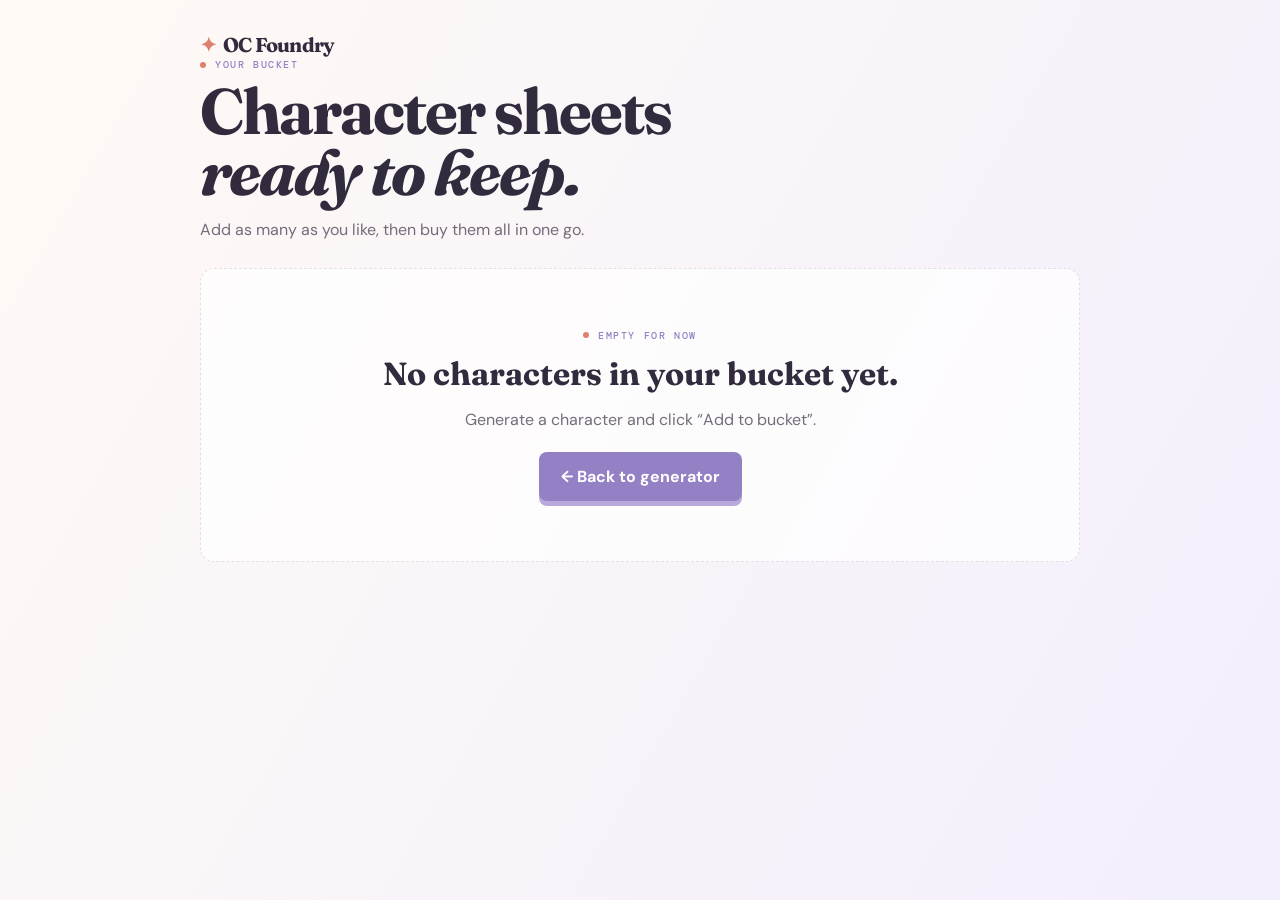
<file: bucket.html>
<!doctype html>
<html lang="en">
  <head>
    <meta charset="UTF-8" />
    <meta name="viewport" content="width=device-width, initial-scale=1.0" />
    <title>Your bucket — OC Foundry</title>
    <link rel="preconnect" href="https://fonts.googleapis.com" />
    <link rel="preconnect" href="https://fonts.gstatic.com" crossorigin />
    <link href="https://fonts.googleapis.com/css2?family=DM+Mono:wght@400;500&family=DM+Sans:opsz,wght@9..40,400;9..40,500;9..40,600;9..40,700&family=Fraunces:opsz,wght@9..144,600;9..144,700&display=swap" rel="stylesheet" />
    <link rel="stylesheet" href="styles.css?v=20" />
  </head>
  <body class="bucket-page">
    <main class="bucket-wrap">
      <a class="brand" href="index.html"><span class="brand-mark">✦</span> OC Foundry</a>

      <header class="bucket-header">
        <p class="eyebrow" style="justify-content:flex-start;"><span></span> Your bucket</p>
        <h1>Character sheets<br /><em>ready to keep.</em></h1>
        <p class="bucket-sub">Add as many as you like, then buy them all in one go.</p>
      </header>

      <section id="bucket-empty" class="bucket-empty" style="display:none;">
        <p class="eyebrow" style="justify-content:center;"><span></span> Empty for now</p>
        <h2 style="font:700 32px Fraunces,serif; margin:12px 0;">No characters in your bucket yet.</h2>
        <p style="color:var(--muted); margin-bottom:22px;">Generate a character and click “Add to bucket”.</p>
        <a class="pay-button" href="index.html" style="display:inline-block; width:auto; padding:14px 22px; text-decoration:none;">← Back to generator</a>
      </section>

      <section id="bucket-content" style="display:none;">
        <div class="bucket-list" id="bucket-list"></div>

        <div class="bucket-summary">
          <div>
            <div style="color:var(--muted); font-size:13px;">Total</div>
            <div class="total" id="bucket-total">₹0</div>
            <div style="color:var(--muted); font-size:12px;" id="bucket-count-label">0 sheets</div>
          </div>
          <button class="pay-button" id="bucket-checkout" type="button" style="width:auto; padding:14px 22px;">
            Buy all sheets →
          </button>
        </div>
      </section>
    </main>

    <script src="https://checkout.razorpay.com/v1/checkout.js"></script>
    <script src="bucket.js"></script>
  </body>
</html>
</file>
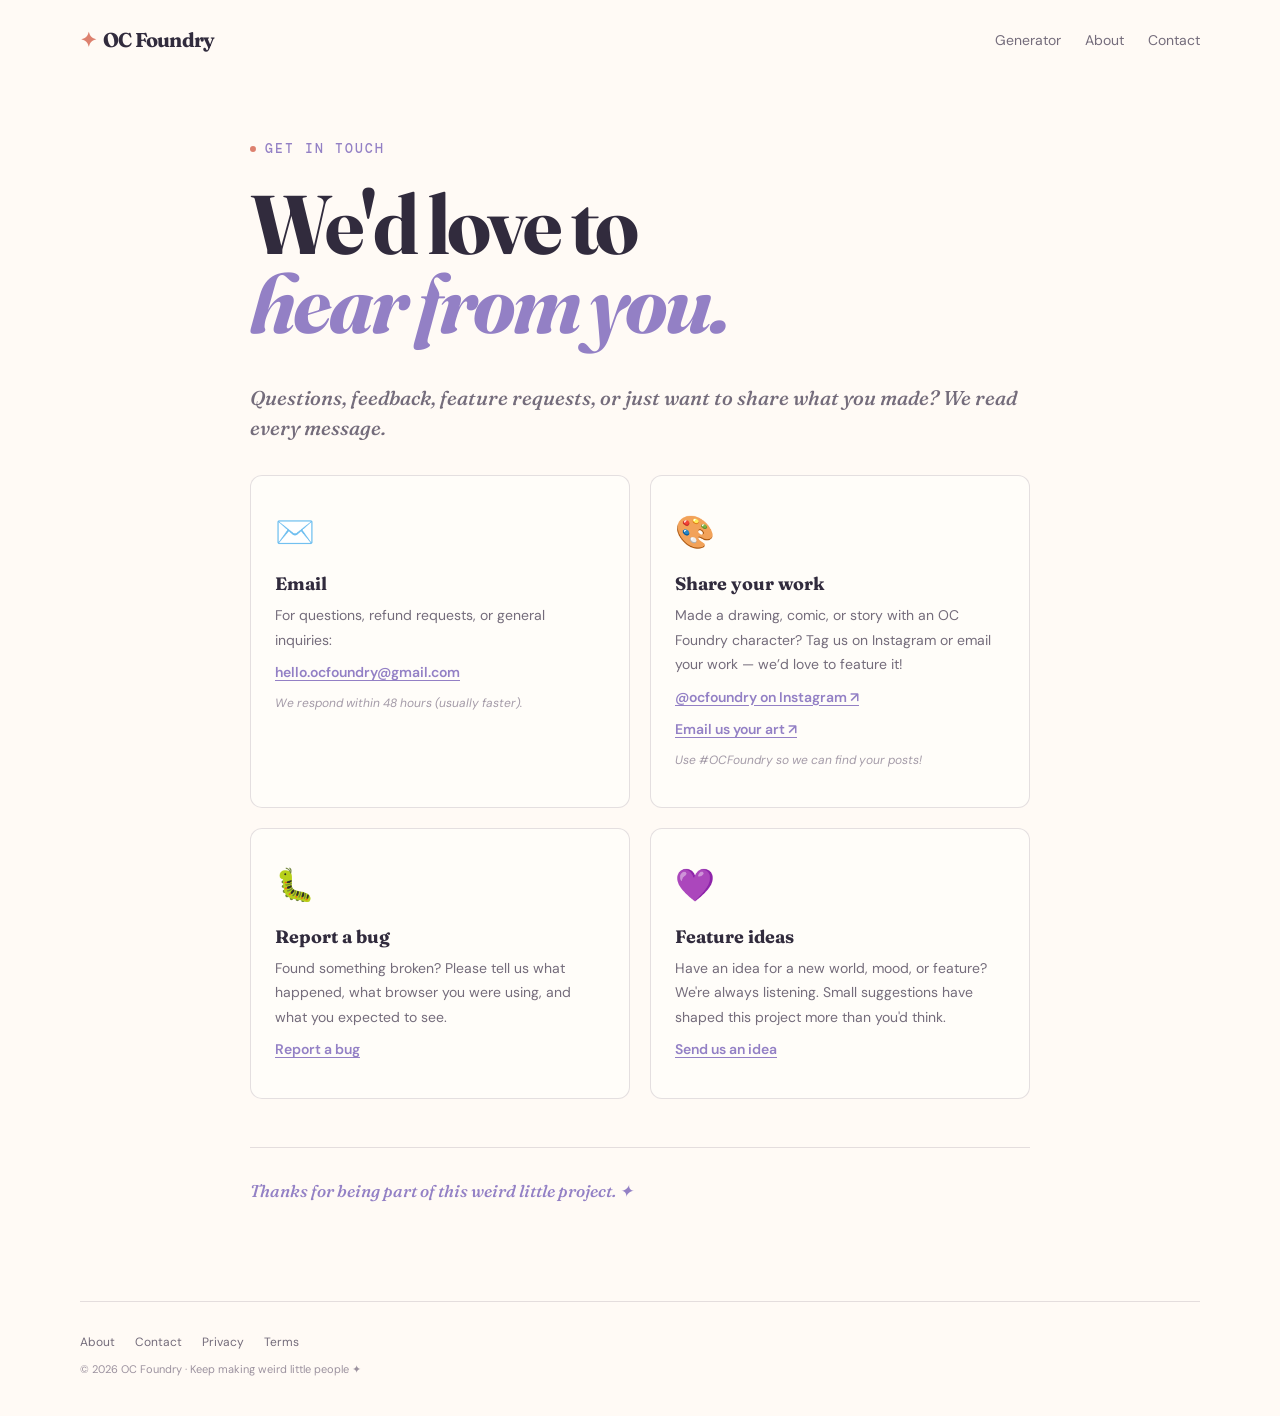
<file: contact.html>
<!doctype html>
<html lang="en">
  <head>
    <meta charset="UTF-8" />
    <meta name="viewport" content="width=device-width, initial-scale=1.0" />
    <meta name="description" content="Contact OC Foundry" />
    <title>Contact OC Foundry - Get In Touch</title>
    <link rel="preconnect" href="https://fonts.googleapis.com" />
    <link rel="preconnect" href="https://fonts.gstatic.com" crossorigin />
    <link href="https://fonts.googleapis.com/css2?family=DM+Mono:wght@400;500&family=DM+Sans:opsz,wght@9..40,400;9..40,500;9..40,600;9..40,700&family=Fraunces:opsz,wght@9..144,600;9..144,700&display=swap" rel="stylesheet" />
    <link rel="stylesheet" href="styles.css?v=10" />
  </head>
  <body>
    <main>
      <nav class="nav wrap" aria-label="Main navigation">
        <a class="brand" href="index.html" aria-label="OC Foundry home"><span class="brand-mark">✦</span> OC Foundry</a>
        <div class="nav-links">
          <a class="nav-link" href="index.html">Generator</a>
          <a class="nav-link" href="about.html">About</a>
          <a class="nav-link" href="contact.html">Contact</a>
        </div>
      </nav>

      <section class="content-page wrap">
        <p class="eyebrow"><span></span> Get in touch</p>
        <h1>We'd love to<br /><em>hear from you.</em></h1>

        <div class="content-body">
          <p class="lead">Questions, feedback, feature requests, or just want to share what you made? We read every message.</p>

          <div class="contact-methods">
            <div class="contact-card">
              <span class="contact-icon">✉️</span>
              <h3>Email</h3>
              <p>For questions, refund requests, or general inquiries:</p>
              <p><a href="mailto:
hello.ocfoundry@gmail.com" class="contact-link">
hello.ocfoundry@gmail.com</a></p>
              <p class="contact-note">We respond within 48 hours (usually faster).</p>
            </div>

            <div class="contact-card">
  <span class="contact-icon">🎨</span>
  <h3>Share your work</h3>
  <p>Made a drawing, comic, or story with an OC Foundry character? Tag us on Instagram or email your work — we’d love to feature it!</p>
  <p><a href="https://instagram.com/ocfoundry" target="_blank" rel="noopener" class="contact-link">@ocfoundry on Instagram ↗</a></p>
  <p><a href="mailto:hello.ocfoundry@gmail.com?subject=OC%20Foundry%20Art%20Submission" class="contact-link">Email us your art ↗</a></p>
  <p class="contact-note">Use #OCFoundry so we can find your posts!</p>
</div>

            <div class="contact-card">
              <span class="contact-icon">🐛</span>
              <h3>Report a bug</h3>
              <p>Found something broken? Please tell us what happened, what browser you were using, and what you expected to see.</p>
              <p><a href="mailto:
hello.ocfoundry@gmail.com?subject=Bug%20Report" class="contact-link">Report a bug</a></p>
            </div>

            <div class="contact-card">
              <span class="contact-icon">💜</span>
              <h3>Feature ideas</h3>
              <p>Have an idea for a new world, mood, or feature? We're always listening. Small suggestions have shaped this project more than you'd think.</p>
              <p><a href="mailto:
hello.ocfoundry@gmail.com?subject=Feature%20Idea" class="contact-link">Send us an idea</a></p>
            </div>
          </div>

          <p class="closing">Thanks for being part of this weird little project. ✦</p>
        </div>
      </section>

    </main>
    <footer class="footer wrap">
      <div class="footer-links">
        <a href="about.html">About</a>
        <a href="contact.html">Contact</a>
        <a href="privacy.html">Privacy</a>
        <a href="terms.html">Terms</a>
      </div>
      <span>© 2026 OC Foundry · Keep making weird little people ✦</span>
    </footer>
  </body>
</html>
</file>
<file: styles.css>
:root { --ink:#312b3d; --muted:#746c7b; --paper:#fffaf5; --cream:#f9efe6; --lilac:#dcd4f5; --lavender:#9380c5; --peach:#f4c9b5; --coral:#dd806e; --sage:#b9d2bf; --line:rgba(63,48,73,.14); }
* { box-sizing:border-box; } html { scroll-behavior:smooth; } body { margin:0; color:var(--ink); background:var(--paper); font-family:"DM Sans",sans-serif; overflow-x:hidden; } button { font:inherit; } .wrap { width:min(1120px, calc(100% - 48px)); margin-inline:auto; } .page-glow { position:absolute; z-index:-1; border-radius:50%; filter:blur(5px); opacity:.55; } .glow-one { width:460px; height:460px; top:-220px; left:-120px; background:#f1dbdf; }.glow-two { width:540px; height:540px; top:230px; right:-310px; background:#e4ddf7; }
.nav { display:flex; align-items:center; justify-content:space-between; padding:27px 0; } .brand { text-decoration:none; color:var(--ink); font-family:Fraunces,serif; font-size:20px; font-weight:700; letter-spacing:-.7px; } .brand-mark { color:var(--coral); font-family:"DM Sans",sans-serif; margin-right:3px; }.nav-link { color:var(--muted); font-size:14px; text-decoration:none; }.nav-link span { color:var(--coral); padding-left:4px; }
.hero { padding:82px 0 96px; text-align:center; }.eyebrow { display:flex; align-items:center; justify-content:center; gap:9px; margin:0; color:var(--lavender); text-transform:uppercase; letter-spacing:1.6px; font:500 10px "DM Mono",monospace; }.eyebrow span { width:6px; height:6px; background:var(--coral); border-radius:50%; }.hero h1 { margin:17px 0 20px; font:700 clamp(54px,8.5vw,102px)/.93 Fraunces,serif; letter-spacing:-5px; }.hero h1 em { color:var(--lavender); font-style:italic; }.intro { max-width:510px; margin:0 auto; color:var(--muted); font-size:16px; line-height:1.65; }.controls { display:grid; max-width:690px; margin:38px auto 0; gap:19px; text-align:left; }.filter-group { display:flex; align-items:center; gap:17px; }.filter-label { flex:0 0 54px; font:500 10px "DM Mono",monospace; color:var(--muted); text-transform:uppercase; letter-spacing:1px; }.filter-pills { display:flex; flex-wrap:wrap; gap:7px; }.filter {
  border: 1.5px solid rgba(63, 48, 73, 0.18);
  border-radius: 999px;
  padding: 11px 16px;
  background: #ffffff;
  color: var(--ink);
  cursor: pointer;
  font-size: 13px;
  font-weight: 600;
  line-height: 1;
  box-shadow: 0 2px 0 rgba(63, 48, 73, 0.06), 0 4px 12px rgba(104, 87, 142, 0.08);
  transition: transform 0.15s ease, box-shadow 0.15s ease, border-color 0.15s ease, background 0.15s ease;
  -webkit-tap-highlight-color: transparent;
  user-select: none;
}

.filter:hover {
  border-color: var(--lavender);
  transform: translateY(-1px);
  box-shadow: 0 3px 0 rgba(63, 48, 73, 0.08), 0 8px 16px rgba(104, 87, 142, 0.12);
}

.filter:active {
  transform: translateY(1px) scale(0.98);
  box-shadow: 0 1px 0 rgba(63, 48, 73, 0.08);
}

.filter.active {
  background: var(--lavender);
  border-color: var(--lavender);
  color: #fff;
  box-shadow: 0 4px 0 #b7a9dc, 0 10px 18px rgba(104, 87, 142, 0.18);
}.generate-button { justify-self:center; min-width:315px; margin-top:8px; padding:15px 20px; border:0; border-radius:8px; box-shadow:0 8px 0 #b7a9dc, 0 12px 24px rgba(104,87,142,.19); background:var(--lavender); color:#fff; font-weight:700; cursor:pointer; transition:transform .2s,box-shadow .2s; }.generate-button:hover { transform:translateY(-2px); box-shadow:0 10px 0 #b7a9dc, 0 15px 27px rgba(104,87,142,.2); }.generate-button:active { transform:translateY(5px); box-shadow:0 3px 0 #b7a9dc; }.spark { color:#ffe5af; margin-right:7px; }.arrow { margin-left:13px; }.tiny-note { margin:24px 0 0; color:#a49ba8; font-size:12px; }
.sheet-section { padding-bottom:112px; }.section-heading { display:flex; justify-content:space-between; align-items:center; margin-bottom:15px; }.section-heading .eyebrow { justify-content:flex-start; }.hint { color:#aaa1aa; font-size:12px; margin:0; }.character-sheet { position:relative; overflow:hidden; min-height:382px; background:#fffdf9; border:1px solid var(--line); border-radius:16px; box-shadow:0 18px 44px rgba(67,45,76,.08); }.sheet-topline { position:absolute; inset:0 0 auto; z-index:3; display:flex; justify-content:space-between; padding:18px 21px; color:#a59ba6; font:10px "DM Mono",monospace; letter-spacing:1.2px; }.sheet-tag { color:var(--coral); }.empty-state { display:grid; place-content:center; height:382px; text-align:center; color:#968d9b; font:17px/1.5 Fraunces,serif; }.empty-state p { margin:8px 0 0; }.empty-star { color:var(--peach); font-size:33px; }.result-content { display:grid; grid-template-columns:34% 66%; min-height:438px; }.portrait-panel { position:relative; display:flex; flex-direction:column; justify-content:flex-end; padding:52px 30px 28px; overflow:hidden; color:#fff; background:#b9aecf; }.portrait-panel::after { content:""; position:absolute; inset:0; background:linear-gradient(180deg,transparent 42%,rgba(49,43,61,.27)); pointer-events:none; }.portrait-label,.portrait-panel p,.palette { z-index:1; }.portrait-label { position:absolute; top:52px; left:30px; color:rgba(255,255,255,.8); font:10px "DM Mono",monospace; letter-spacing:1.2px; }.portrait-panel p { max-width:210px; margin:0 0 14px; font:600 15px/1.3 Fraunces,serif; }.portrait-art { position:absolute; inset:0; overflow:hidden; }.halo { position:absolute; top:73px; left:50%; width:195px; aspect-ratio:1; border:1px solid rgba(255,255,255,.52); border-radius:50%; transform:translateX(-50%); }.head { position:absolute; z-index:2; width:102px; height:132px; left:50%; bottom:102px; border-radius:47% 47% 42% 42%; background:#f7d4c1; transform:translateX(-50%); }.head i { position:absolute; top:-19px; left:-8px; width:119px; height:75px; background:#594c64; border-radius:68% 45% 40% 25%; }.head b { position:absolute; top:66px; left:28px; width:8px; height:8px; border-radius:50%; background:#5c4c5d; box-shadow:39px 0 #5c4c5d; }.neck { position:absolute; z-index:1; left:50%; bottom:81px; width:35px; height:45px; background:#f1c6af; transform:translateX(-50%); }.shoulders { position:absolute; z-index:2; left:50%; bottom:-30px; width:260px; height:142px; border-radius:50% 50% 0 0; background:#796796; transform:translateX(-50%); }.art-star { position:absolute; color:#fff4c8; font-size:22px; }.s1 { top:105px; right:37px; }.s2 { top:190px; left:34px; font-size:28px; }.palette { display:flex; gap:5px; }.palette span { width:21px; height:21px; border:2px solid rgba(255,255,255,.76); border-radius:50%; }.details-panel { padding:57px 38px 26px; }.identity { display:flex; align-items:baseline; gap:11px; }.result-kicker { margin:0; color:var(--coral); font:10px "DM Mono",monospace; letter-spacing:1px; text-transform:uppercase; }.identity h2 { margin:7px 0 0; font:700 clamp(33px,4vw,50px)/1 Fraunces,serif; letter-spacing:-2.2px; }.age { margin:0 0 0 auto; color:#948a98; font-size:13px; }.hook { max-width:520px; margin:21px 0 24px; color:#594f61; font:600 19px/1.36 Fraunces,serif; }.hook::before,.hook::after { color:var(--peach); }.hook::before { content:"“"; }.hook::after { content:"”"; }.detail-grid { display:grid; grid-template-columns:1fr 1fr; gap:18px 34px; padding-top:20px; border-top:1px solid var(--line); }.detail-grid section h3 { margin:0 0 5px; color:var(--lavender); text-transform:uppercase; font:10px "DM Mono",monospace; letter-spacing:1px; }.detail-grid section p { margin:0; color:var(--muted); font-size:13px; line-height:1.45; }.sheet-actions { display:flex; justify-content:space-between; align-items:center; margin-top:24px; }.text-button { border:0; padding:0; background:none; color:var(--coral); cursor:pointer; font-size:12px; text-decoration:underline; text-underline-offset:3px; }.small-generate { border:1px solid var(--line); border-radius:7px; padding:9px 11px; background:var(--cream); color:#5f5269; cursor:pointer; font-size:12px; font-weight:600; }.small-generate span { color:var(--coral); margin-left:7px; }
.how { padding:72px 0 87px; border-top:1px solid var(--line); }.how .eyebrow { justify-content:flex-start; }.how-grid { display:grid; grid-template-columns:1.1fr .9fr; gap:70px; padding-top:22px; }.how h2 { margin:0; font:700 clamp(35px,5vw,60px)/.97 Fraunces,serif; letter-spacing:-3px; }.how-copy { max-width:380px; color:var(--muted); font-size:15px; line-height:1.7; }.how-copy p { margin:0; }.how-copy .made-with { margin-top:26px; color:var(--ink); font:500 12px "DM Mono",monospace; }.made-with span { color:var(--coral); }.footer { display:flex; justify-content:space-between; padding:21px 0 28px; color:#9c929f; border-top:1px solid var(--line); font-size:11px; }
@media (max-width:720px) { .wrap { width:min(100% - 32px,1120px); }.nav { padding-top:20px; }.hero { padding:65px 0 72px; }.hero h1 { letter-spacing:-3px; }.filter-group { align-items:flex-start; flex-direction:column; gap:8px; }.generate-button { width:100%; min-width:0; }.section-heading .hint { display:none; }.result-content { grid-template-columns:1fr; }.portrait-panel { min-height:286px; }.details-panel { padding:50px 22px 22px; }.identity { display:block; }.identity h2 { margin-top:8px; }.age { margin:7px 0 0; }.hook { font-size:18px; }.detail-grid { gap:16px; }.sheet-actions { gap:15px; }.how { padding:55px 0; }.how-grid { grid-template-columns:1fr; gap:25px; }.footer { flex-direction:column; gap:7px; }.empty-state { height:330px; } }
/* Keep the content visually connected to the character-file label. */
.portrait-label { top:38px; }
.halo { top:59px; }
.s1 { top:91px; }
.s2 { top:176px; }
.details-panel { padding-top:40px; }
/* The visual-vibe panel is copy-first; its palette remains the visual cue. */
.portrait-art { display:none; }
/* Before the first generation, keep the character-file card as a compact header. */
.character-sheet.empty { min-height:58px; }
.character-sheet.empty .empty-state { display:none; }
/* Do not reserve result-card space before the first character exists. */
#generator:has(.character-sheet.empty) { padding-bottom:0; }
/* In a populated sheet, use the top row for content instead of empty breathing room. */
.character-sheet:not(.empty) .details-panel { padding-top:21px; }
.character-sheet:not(.empty) .portrait-label { top:21px; }
.character-sheet:not(.empty) .sheet-number { display:none; }
/* Align a generated character's identity with the file label—no blank row. */
.character-sheet:not(.empty) .details-panel { padding-top:10px; }
.identity h2 { margin-top:0; }
/* Keep the populated file label and name together, rather than in separate columns. */
.character-sheet:not(.empty) .sheet-topline { display:none; }
.file-inline { color:var(--coral); font:10px "DM Mono",monospace; letter-spacing:1.1px; text-transform:uppercase; white-space:nowrap; }
.character-sheet:not(.empty) .identity { gap:10px; }
@media (max-width:720px) { .character-sheet:not(.empty) .identity { display:flex; flex-wrap:wrap; align-items:baseline; } }
/* Generated results should end cleanly, without a blank section beneath the sheet. */
.sheet-section { padding-bottom:0; }
/* The placeholder must not keep its fixed height after a result is revealed. */
.empty-state[hidden] { display:none; }
/* Generated concept sketch: deliberately loose and kept above the written visual brief. */
.portrait-art.rough-sketch { display:block; inset:38px 24px auto; height:188px; border:1px solid rgba(255,255,255,.42); border-radius:4px; background:rgba(255,255,255,.08); overflow:hidden; }
.rough-sketch .sketch-note { position:absolute; top:9px; left:10px; color:rgba(255,255,255,.8); font:9px "DM Mono",monospace; letter-spacing:.8px; }
.rough-sketch .halo { top:24px; width:126px; border-style:dashed; opacity:.65; }
.rough-sketch .head { bottom:24px; width:76px; height:97px; filter:drop-shadow(3px 3px 0 rgba(49,43,61,.18)); }
.rough-sketch .head i { width:91px; height:57px; }
.rough-sketch .head b { top:52px; left:21px; transform:scale(.75); transform-origin:left; }
.rough-sketch .neck { bottom:8px; }
.rough-sketch .shoulders { bottom:-65px; width:215px; height:130px; background:rgba(49,43,61,.7); }
.rough-sketch .s1 { top:35px; right:19px; }.rough-sketch .s2 { top:90px; left:22px; }
.sketch-stroke { position:absolute; height:1px; background:rgba(255,255,255,.6); transform:rotate(-28deg); }.sketch-stroke.one { width:66px; right:-11px; top:110px; }.sketch-stroke.two { width:47px; left:-8px; top:141px; transform:rotate(34deg); }
.rough-sketch.horror .head i { background:#302638; border-radius:65% 52% 18% 35%; }.rough-sketch.horror .shoulders { background:#24212f; }.rough-sketch.historical .head i { background:#7e5849; border-radius:48% 52% 22% 22%; }.rough-sketch.historical .shoulders { background:#495467; }.rough-sketch.postapoc .head i { background:#5a4f46; border-radius:65% 25% 40% 25%; }.rough-sketch.postapoc .shoulders { background:#5f6557; }.rough-sketch.scifi .head i { background:#44576a; }.rough-sketch.scifi .shoulders { background:#566987; }.rough-sketch.fantasy .head i { background:#574762; }.rough-sketch.fantasy .shoulders { background:#62705e; }
.name-reroll { border:0; padding:4px 6px; border-radius:4px; background:var(--cream); color:var(--coral); cursor:pointer; font:10px "DM Mono",monospace; white-space:nowrap; }.name-reroll:hover { background:var(--peach); color:var(--ink); }
.how-steps { display:grid; gap:17px; }.how-steps div { display:grid; grid-template-columns:31px 1fr; gap:11px; }.how-steps span { color:var(--coral); font:500 11px "DM Mono",monospace; }.how-steps p { font-size:14px; line-height:1.55; }.how-steps strong { color:var(--ink); }
@media (max-width:720px) { .portrait-art.rough-sketch { height:170px; }.portrait-panel { padding-top:218px; }.portrait-panel p { max-width:none; }.name-reroll { order:4; }.how-steps { gap:14px; } }
.portrait-panel { justify-content:flex-start; padding-top:242px; }
/* The visual brief is intentionally copy-first, using the full panel. */
.portrait-panel { justify-content:flex-start; padding-top:56px; }
.portrait-panel .portrait-label { top:23px; }
.portrait-panel .visual-vibe-copy { flex:1; max-width:none; margin:25px 0 16px; font-size:16px; line-height:1.36; }
/* Do not render character-only controls or layout until generation begins. */
.result-content[hidden] { display:none; }
.section-heading { margin-bottom:26px; }
.download-button { display:inline-flex; align-items:center; gap:8px; border:0; border-radius:7px; padding:10px 12px; background:var(--lavender); color:#fff; cursor:pointer; font-size:12px; font-weight:700; text-decoration:none; }.download-button span { padding:2px 5px; border-radius:3px; background:rgba(255,255,255,.18); color:#fff0c9; font:10px "DM Mono",monospace; }
.checkout-page { min-height:100vh; background:linear-gradient(120deg,#fffaf5 15%,#f3eefc 100%); }.checkout-wrap { width:min(1020px,calc(100% - 48px)); margin:auto; padding:32px 0 60px; }.checkout-brand { display:inline-block; }.checkout-grid { display:grid; grid-template-columns:1fr 1fr; gap:78px; align-items:center; min-height:calc(100vh - 120px); }.checkout-intro .eyebrow { justify-content:flex-start; }.checkout-intro h1 { margin:18px 0; font:700 clamp(48px,6vw,76px)/.95 Fraunces,serif; letter-spacing:-3.7px; }.checkout-intro h1 em { color:var(--lavender); }.checkout-intro > p { max-width:390px; color:var(--muted); line-height:1.65; }.back-link { display:inline-block; margin-top:22px; color:var(--coral); font-size:13px; text-underline-offset:3px; }.checkout-card { padding:24px; border:1px solid var(--line); border-radius:16px; background:#fffdf9; box-shadow:0 18px 48px rgba(67,45,76,.1); }.checkout-top,.checkout-summary { display:flex; justify-content:space-between; align-items:center; color:var(--muted); font:10px "DM Mono",monospace; letter-spacing:1px; }.price { color:var(--coral); font-size:18px; font-family:Fraunces,serif; letter-spacing:0; }.mini-sheet { margin:20px 0; padding:22px; border-radius:10px; background:linear-gradient(135deg,var(--sheet-accent,#e8b7b5),#eee8fb); }.mini-label { margin:0; color:#665570; font:10px "DM Mono",monospace; letter-spacing:1px; }.mini-sheet h2 { margin:9px 0 3px; font:700 36px/1 Fraunces,serif; letter-spacing:-1.5px; }.mini-sheet > p:not(.mini-label):not(.mini-hook) { margin:0; color:#685c6c; font:10px "DM Mono",monospace; text-transform:uppercase; }.mini-hook { margin:18px 0 0; color:#51495d; font:600 15px/1.42 Fraunces,serif; }.checkout-summary { padding:18px 0; border-top:1px solid var(--line); font:13px "DM Sans",sans-serif; letter-spacing:0; }.checkout-summary strong { color:var(--ink); }.pay-button { width:100%; padding:14px; border:0; border-radius:8px; background:var(--lavender); box-shadow:0 5px 0 #b7a9dc; color:#fff; cursor:pointer; font-weight:700; }.pay-button span { margin-left:12px; }.pay-button:disabled { cursor:not-allowed; opacity:.55; }.payment-note { margin:16px 0 0; color:#9a909d; text-align:center; font-size:11px; line-height:1.45; }
@media (max-width:720px) { .checkout-wrap { width:min(100% - 32px,1020px); }.checkout-grid { grid-template-columns:1fr; gap:38px; padding:54px 0; }.checkout-intro h1 { letter-spacing:-2.6px; }.mini-sheet h2 { font-size:31px; } }
/* ============================================
   UNLOCK TEASE SECTION
   ============================================ */

.unlock-tease {
  position: relative;
  margin: 32px 22px 22px;
  padding: 32px 30px 30px;
  border-radius: 16px;
  background: linear-gradient(135deg, #fdf6ef 0%, #f4ecfb 50%, #fce9e6 100%);
  border: 1px solid var(--line);
  overflow: hidden;
}

.unlock-tease::before {
  content: "";
  position: absolute;
  top: 0; left: 0; right: 0;
  height: 3px;
  background: linear-gradient(90deg, var(--coral), var(--lavender), var(--peach));
}

.tease-header {
  display: flex;
  justify-content: space-between;
  align-items: center;
  margin-bottom: 14px;
}

.tease-header .eyebrow {
  justify-content: flex-start;
  margin: 0;
}

.tease-price {
  color: var(--coral);
  font: 700 20px Fraunces, serif;
  letter-spacing: -0.5px;
}

.tease-title {
  margin: 0 0 8px;
  font: 700 clamp(26px, 3.2vw, 34px)/1.05 Fraunces, serif;
  letter-spacing: -1.2px;
  color: var(--ink);
}

.tease-title em {
  color: var(--lavender);
  font-style: italic;
}

.tease-sub {
  margin: 0 0 26px;
  color: var(--muted);
  font-size: 14px;
  line-height: 1.5;
}

.tease-grid {
  display: grid;
  grid-template-columns: repeat(3, 1fr);
  gap: 12px;
  margin-bottom: 26px;
}

.tease-card {
  position: relative;
  padding: 18px 16px;
  border-radius: 12px;
  background: rgba(255, 255, 255, 0.65);
  border: 1px solid rgba(147, 128, 197, 0.15);
  backdrop-filter: blur(2px);
  transition: transform 0.2s ease, box-shadow 0.2s ease;
}

.tease-card:hover {
  transform: translateY(-2px);
  box-shadow: 0 8px 20px rgba(147, 128, 197, 0.12);
  border-color: rgba(147, 128, 197, 0.35);
}

.tease-card::after {
  content: "🔒";
  position: absolute;
  top: 12px;
  right: 12px;
  font-size: 11px;
  opacity: 0.4;
}

.tease-icon {
  display: block;
  font-size: 22px;
  margin-bottom: 8px;
}

.tease-card h4 {
  margin: 0 0 6px;
  font: 700 14px Fraunces, serif;
  color: var(--ink);
  letter-spacing: -0.3px;
}

.tease-card p {
  margin: 0;
  color: var(--muted);
  font-size: 12px;
  line-height: 1.4;
}

.tease-cta {
  display: inline-flex;
  align-items: center;
  gap: 12px;
  padding: 14px 22px;
  border-radius: 10px;
  background: var(--lavender);
  box-shadow: 0 6px 0 #b7a9dc, 0 10px 20px rgba(104, 87, 142, 0.18);
  color: #fff;
  text-decoration: none;
  font-weight: 700;
  font-size: 14px;
  transition: transform 0.2s ease, box-shadow 0.2s ease;
}

.tease-cta:hover {
  transform: translateY(-1px);
  box-shadow: 0 7px 0 #b7a9dc, 0 12px 22px rgba(104, 87, 142, 0.22);
}

.tease-cta span {
  padding: 3px 8px;
  border-radius: 5px;
  background: rgba(255, 255, 255, 0.2);
  font: 700 12px "DM Mono", monospace;
  letter-spacing: 0.5px;
}

.tease-note {
  margin: 14px 0 0;
  color: #a49ba8;
  font-size: 11px;
  letter-spacing: 0.3px;
}

@media (max-width: 720px) {
  .unlock-tease {
    margin: 24px 16px 16px;
    padding: 24px 20px;
  }
  .tease-grid {
    grid-template-columns: 1fr;
    gap: 10px;
  }
  .tease-header {
    flex-direction: column;
    align-items: flex-start;
    gap: 8px;
  }
}
/* ============================================
   BIBLE / SUCCESS PAGE
   ============================================ */

.bible-page {
  min-height: 100vh;
  background: linear-gradient(120deg, #fffaf5 0%, #f3eefc 50%, #fce9e6 100%);
}

.bible-wrap {
  width: min(880px, calc(100% - 48px));
  margin: 0 auto;
  padding: 32px 0 80px;
}

.bible-brand {
  display: inline-block;
  margin-bottom: 40px;
}

.bible-header {
  text-align: center;
  margin-bottom: 48px;
}

.bible-header .eyebrow {
  justify-content: center;
}

.bible-header h1 {
  margin: 20px 0 12px;
  font: 700 clamp(40px, 5.5vw, 62px)/0.95 Fraunces, serif;
  letter-spacing: -2.5px;
  color: var(--ink);
}

.bible-header h1 em {
  color: var(--lavender);
  font-style: italic;
}

.bible-sub {
  margin: 0 auto 28px;
  max-width: 460px;
  color: var(--muted);
  font-size: 15px;
  line-height: 1.6;
}

.bible-actions {
  display: flex;
  justify-content: center;
  gap: 12px;
  flex-wrap: wrap;
  margin-bottom: 16px;
}

.bible-actions .pay-button {
  width: auto;
  padding: 14px 28px;
}

.ghost-button {
  padding: 14px 24px;
  border: 1px solid var(--lavender);
  border-radius: 8px;
  background: transparent;
  color: var(--lavender);
  font-weight: 600;
  cursor: pointer;
  transition: all 0.2s ease;
}

.ghost-button:hover {
  background: var(--lavender);
  color: #fff;
}

.email-form {
  display: flex;
  justify-content: center;
  gap: 8px;
  max-width: 400px;
  margin: 16px auto 0;
  flex-wrap: wrap;
}

.email-form input {
  flex: 1;
  min-width: 200px;
  padding: 12px 14px;
  border: 1px solid var(--line);
  border-radius: 8px;
  background: #fff;
  font: 14px "DM Sans", sans-serif;
}

.email-form input:focus {
  outline: none;
  border-color: var(--lavender);
}

.email-form button {
  padding: 12px 22px;
  border: 0;
  border-radius: 8px;
  background: var(--lavender);
  color: #fff;
  font-weight: 600;
  cursor: pointer;
}

.email-status {
  width: 100%;
  margin: 8px 0 0;
  text-align: center;
  font-size: 13px;
  color: var(--muted);
}

/* ============================================
   BIBLE CONTENT
   ============================================ */

.bible-content {
  display: flex;
  flex-direction: column;
  gap: 24px;
}

.bible-section {
  padding: 32px 30px;
  border-radius: 14px;
  background: #fffdf9;
  border: 1px solid var(--line);
  box-shadow: 0 6px 20px rgba(67, 45, 76, 0.04);
}

.bible-section h3 {
  margin: 0 0 16px;
  font: 700 22px Fraunces, serif;
  letter-spacing: -0.8px;
  color: var(--lavender);
}

.bible-section h4 {
  margin: 0 0 6px;
  font: 700 13px "DM Mono", monospace;
  letter-spacing: 1px;
  text-transform: uppercase;
  color: var(--lavender);
}

.bible-section h5 {
  margin: 0 0 4px;
  font: 500 10px "DM Mono", monospace;
  letter-spacing: 1.2px;
  text-transform: uppercase;
  color: var(--coral);
}

.bible-section p {
  margin: 0;
  color: var(--ink);
  font-size: 16.5px;
  line-height: 1.7;
}

/* COVER SECTION */
.bible-cover {
  text-align: center;
  padding: 56px 30px;
  border-width: 2px;
}

.bible-label {
  margin: 0 0 12px;
  font: 500 10px "DM Mono", monospace;
  letter-spacing: 2px;
  color: var(--coral);
  text-transform: uppercase;
}

.bible-cover h2 {
  margin: 0 0 8px;
  font: 700 clamp(44px, 6vw, 68px)/0.95 Fraunces, serif;
  letter-spacing: -3px;
  color: var(--ink);
}

.cover-meta {
  color: var(--muted);
  font-size: 14px;
  letter-spacing: 0.5px;
  margin-bottom: 24px !important;
}

.cover-hook {
  max-width: 520px;
  margin: 0 auto 28px !important;
  font: 600 18px/1.4 Fraunces, serif !important;
  color: #594f61;
  font-style: italic;
}

.cover-palette {
  display: flex;
  justify-content: center;
  gap: 10px;
}

.cover-palette span {
  width: 32px;
  height: 32px;
  border-radius: 50%;
  border: 3px solid #fff;
  box-shadow: 0 3px 8px rgba(0, 0, 0, 0.1);
}

/* PERSONALITY / DETAIL GRID */
.bible-grid {
  display: grid;
  grid-template-columns: 1fr 1fr;
  gap: 24px 32px;
}

.bible-grid > div {
  padding: 0;
  background: none;
  border: none;
  box-shadow: none;
}

/* BACKSTORY */
.section-body p {
  margin-bottom: 16px;
}

.section-body p:last-child {
  margin-bottom: 0;
}

/* VOICE */
.voice-pattern {
  margin-bottom: 18px !important;
  font-style: italic;
  color: var(--muted) !important;
}

.voice-lines {
  display: flex;
  flex-direction: column;
  gap: 10px;
}

.voice-lines blockquote {
  margin: 0;
  padding: 14px 18px;
  border-left: 3px solid var(--lavender);
  background: rgba(147, 128, 197, 0.06);
  border-radius: 0 8px 8px 0;
  font: 500 15px/1.5 Fraunces, serif;
  color: var(--ink);
  font-style: italic;
}

/* SYMBOL */
.symbol-main {
  margin-bottom: 20px !important;
  font-size: 16px !important;
}

.symbol-main strong {
  color: var(--coral);
  text-transform: uppercase;
  font: 500 11px "DM Mono", monospace;
  letter-spacing: 1px;
  display: block;
  margin-bottom: 4px;
}

.symbol-grid {
  display: grid;
  grid-template-columns: 1fr 1fr;
  gap: 20px 32px;
}

/* WARDROBE */
.wardrobe-grid {
  display: grid;
  gap: 20px;
}

.outfit p {
  color: var(--muted);
  font-size: 14px;
}

/* RELATIONSHIPS */
.relationships {
  display: grid;
  gap: 14px;
}

.rel-card {
  padding: 18px 20px;
  border-radius: 10px;
  background: rgba(147, 128, 197, 0.04);
  border: 1px solid rgba(147, 128, 197, 0.15);
}

.rel-role {
  margin: 0 0 4px !important;
  font: 500 10px "DM Mono", monospace !important;
  letter-spacing: 1px;
  text-transform: uppercase;
  color: var(--coral) !important;
}

.rel-name {
  margin: 0 0 8px !important;
  font: 700 18px Fraunces, serif !important;
  color: var(--ink) !important;
  letter-spacing: -0.5px;
}

.rel-note {
  color: var(--muted) !important;
  font-size: 14px !important;
}

/* DRAWING PROMPTS */
.drawing-prompts {
  margin: 0;
  padding-left: 0;
  list-style: none;
  counter-reset: prompt-counter;
}

.drawing-prompts li {
  counter-increment: prompt-counter;
  position: relative;
  padding: 12px 0 12px 40px;
  border-bottom: 1px solid var(--line);
  color: var(--ink);
  font-size: 15px;
  line-height: 1.5;
}

.drawing-prompts li:last-child {
  border-bottom: none;
}

.drawing-prompts li::before {
  content: counter(prompt-counter, decimal-leading-zero);
  position: absolute;
  left: 0;
  top: 12px;
  color: var(--coral);
  font: 500 12px "DM Mono", monospace;
  letter-spacing: 0.5px;
}

/* QUIZ */
.quiz-grid {
  display: grid;
  grid-template-columns: 1fr 1fr;
  gap: 20px 32px;
}

.quiz-grid p {
  color: var(--muted);
  font-size: 14px;
}

/* FOOTER */
.bible-footer {
  text-align: center;
  padding: 32px 20px 20px;
  color: var(--muted);
}

.bible-footer p {
  margin: 0 !important;
  color: var(--coral) !important;
  font: 700 14px Fraunces, serif !important;
}

.bible-footer-sub {
  margin-top: 6px !important;
  color: var(--muted) !important;
  font: 400 12px "DM Mono", monospace !important;
  letter-spacing: 0.5px;
}

/* EMPTY STATE */
.bible-empty {
  text-align: center;
  padding: 80px 20px;
  background: #fffdf9;
  border: 1px solid var(--line);
  border-radius: 14px;
}

/* RESPONSIVE */
@media (max-width: 720px) {
  .bible-wrap {
    width: min(100% - 32px, 880px);
    padding: 24px 0 60px;
  }
  .bible-section {
    padding: 24px 22px;
  }
  .bible-cover {
    padding: 40px 22px;
  }
  .bible-grid,
  .symbol-grid,
  .quiz-grid {
    grid-template-columns: 1fr;
    gap: 18px;
  }
  .bible-actions {
    flex-direction: column;
  }
  .bible-actions .pay-button,
  .ghost-button {
    width: 100%;
  }
}
/* ============================================
   WORLD THEMING WITH REAL IMAGES
   Uses uploaded artwork from /images/[world]/
   ============================================ */

/* Palette CSS variables (set by JS) with fallbacks */
:root {
  --char-color-1: #E9A5A2;
  --char-color-2: #F6D7AC;
  --char-color-3: #8DB9AA;
  --char-color-4: #5B617C;
}

/* ============================================
   UNIVERSAL BOLD PALETTE BAR
   Every section gets a palette color strip on left
   ============================================ */

.bible-content .bible-section {
  position: relative;
  overflow: hidden;
  padding-left: 50px;
}

.bible-content .bible-section::before {
  content: "";
  position: absolute;
  top: 0;
  bottom: 0;
  left: 0;
  width: 32px;
  background: linear-gradient(180deg,
    var(--char-color-1) 0%,
    var(--char-color-1) 25%,
    var(--char-color-2) 25%,
    var(--char-color-2) 50%,
    var(--char-color-3) 50%,
    var(--char-color-3) 75%,
    var(--char-color-4) 75%,
    var(--char-color-4) 100%
  );
  z-index: 1;
}

.bible-content .bible-section {
  counter-increment: bible-counter;
}

.bible-content {
  counter-reset: bible-counter;
}

.bible-content .bible-section:not(.bible-cover)::after {
  content: counter(bible-counter, decimal-leading-zero);
  position: absolute;
  top: 20px;
  left: 6px;
  width: 20px;
  color: #fff;
  font: 700 11px "DM Mono", monospace;
  letter-spacing: 1px;
  text-align: center;
  text-shadow: 0 1px 2px rgba(0,0,0,0.4);
  writing-mode: vertical-rl;
  transform: rotate(180deg);
  z-index: 2;
}

.bible-content h3 {
  color: var(--char-color-4) !important;
  font-size: 26px !important;
  padding-bottom: 12px;
  margin-bottom: 20px !important;
  border-bottom: 2px solid var(--char-color-2);
}

.bible-content h4,
.bible-content h5 {
  color: var(--char-color-4) !important;
}

.bible-content .rel-role,
.bible-content .drawing-prompts li::before,
.bible-content .symbol-main strong {
  color: var(--char-color-1) !important;
}

.bible-content .voice-lines blockquote {
  border-left: 4px solid var(--char-color-4) !important;
  background: linear-gradient(90deg,
    color-mix(in srgb, var(--char-color-1) 15%, transparent) 0%,
    transparent 100%
  ) !important;
  padding: 16px 22px !important;
}

.bible-content .rel-card {
  background: linear-gradient(135deg,
    color-mix(in srgb, var(--char-color-2) 25%, #fff) 0%,
    color-mix(in srgb, var(--char-color-3) 15%, #fff) 100%
  ) !important;
  border: 2px solid color-mix(in srgb, var(--char-color-1) 40%, transparent) !important;
  padding: 20px !important;
}

.bible-content .rel-name {
  color: var(--char-color-4) !important;
  font-size: 20px !important;
}

/* ============================================
   COVER — SHOWCASES HERO IMAGE
   ============================================ */

.bible-cover {
  padding: 0 !important;
  min-height: 500px;
  display: flex !important;
  flex-direction: column !important;
  justify-content: flex-end !important;
  align-items: stretch !important;
  text-align: center;
  background: none !important;
  position: relative;
  overflow: hidden;
}

.bible-cover::before {
  content: "";
  position: absolute;
  top: 0;
  left: 0;
  right: 0;
  bottom: 0;
  width: 100% !important;
  height: 100% !important;
  background-size: cover !important;
  background-position: center !important;
  z-index: 0;
  opacity: 0.85;
}

.bible-cover::after {
  content: "";
  position: absolute;
  bottom: 0;
  left: 0;
  right: 0;
  height: 70%;
  background: linear-gradient(180deg,
    transparent 0%,
    rgba(0,0,0,0.3) 50%,
    rgba(0,0,0,0.75) 100%
  );
  z-index: 1;
  display: block !important;
}

.bible-cover > * {
  position: relative;
  z-index: 2;
}

.bible-cover .bible-label,
.bible-cover h2,
.bible-cover .cover-meta,
.bible-cover .cover-hook,
.bible-cover .cover-palette {
  color: #fff !important;
  text-shadow: 0 2px 12px rgba(0,0,0,0.6);
}

.bible-cover h2 {
  font-size: clamp(50px, 7vw, 76px) !important;
}

.bible-cover .cover-meta,
.bible-cover .cover-hook {
  color: rgba(255,255,255,0.9) !important;
}

.bible-cover .bible-label {
  color: var(--char-color-2) !important;
}

.bible-cover .cover-palette {
  padding-bottom: 40px;
}

.bible-cover .cover-palette span {
  border: 3px solid rgba(255,255,255,0.9) !important;
  box-shadow: 0 4px 12px rgba(0,0,0,0.4);
}

/* ============================================
   DECORATIVE MOTIFS
   Scattered around each section using ::before/::after
   on wrappers, using the world's motif images
   ============================================ */

.bible-section .motif-decoration {
  position: absolute;
  opacity: 0.5;
  pointer-events: none;
  z-index: 0;
}

/* ============================================
   PER-WORLD IMAGE ASSIGNMENTS
   Cover uses hero, background uses background,
   motifs float around sections
   ============================================ */

/* FANTASY */
.world-fantasy {
  background:
    linear-gradient(rgba(253, 248, 240, 0.90), rgba(251, 232, 227, 0.90)),
    url('images/fantasy/background.png') !important;
  background-size: cover !important;
  background-attachment: fixed !important;
}
.world-fantasy .bible-cover::before {
  background-image: url('images/fantasy/hero.png') !important;
}
.world-fantasy .bible-section:nth-of-type(2)::before,
.world-fantasy .bible-section:nth-of-type(3)::before,
.world-fantasy .bible-section:nth-of-type(4)::before,
.world-fantasy .bible-section:nth-of-type(5)::before {
  /* preserve palette bar */
}

.world-fantasy .bible-section:nth-of-type(3n+2) {
  background:
    url('images/fantasy/motif-1.png') no-repeat top right / 90px auto,
    #fffdf9 !important;
}
.world-fantasy .bible-section:nth-of-type(3n+3) {
  background:
    url('images/fantasy/motif-2.png') no-repeat bottom right / 100px auto,
    #fffdf9 !important;
}
.world-fantasy .bible-section:nth-of-type(3n+4) {
  background:
    url('images/fantasy/motif-3.png') no-repeat top right / 80px auto,
    #fffdf9 !important;
}

.world-fantasy .bible-cover .bible-label,
.world-fantasy .bible-cover h2,
.world-fantasy .bible-cover .cover-meta,
.world-fantasy .bible-cover .cover-hook {
  text-shadow: 0 2px 15px rgba(80, 40, 100, 0.7);
}

/* MODERN */
.world-modern {
  background:
    linear-gradient(rgba(250, 250, 247, 0.92), rgba(250, 250, 247, 0.92)),
    url('images/modern/background.png') !important;
  background-size: cover !important;
  background-attachment: fixed !important;
}
.world-modern .bible-cover::before {
  background-image: url('images/modern/hero.png') !important;
}
.world-modern .bible-section:nth-of-type(3n+2) {
  background:
    url('images/modern/motif-1.png') no-repeat top right / 85px auto,
    #fff !important;
}
.world-modern .bible-section:nth-of-type(3n+3) {
  background:
    url('images/modern/motif-2.png') no-repeat bottom right / 95px auto,
    #fff !important;
}
.world-modern .bible-section:nth-of-type(3n+4) {
  background:
    url('images/modern/motif-3.png') no-repeat top right / 80px auto,
    #fff !important;
}

/* SCI-FI */
.world-scifi {
  background:
    linear-gradient(rgba(30, 40, 60, 0.85), rgba(50, 40, 70, 0.85)),
    url('images/scifi/background.png') !important;
  background-size: cover !important;
  background-attachment: fixed !important;
  color: #e8ecf3 !important;
}
.world-scifi .bible-header h1,
.world-scifi .bible-header h1 em,
.world-scifi .bible-brand,
.world-scifi .bible-header .eyebrow,
.world-scifi .bible-sub {
  color: #e8ecf3 !important;
}
.world-scifi .bible-header h1 em {
  color: var(--char-color-1) !important;
}
.world-scifi .bible-cover::before {
  background-image: url('images/scifi/hero.png') !important;
}
.world-scifi .bible-section {
  background: #fdfdfd !important;
  color: var(--ink) !important;
}
.world-scifi .bible-section:nth-of-type(3n+2) {
  background:
    url('images/scifi/motif-1.png') no-repeat top right / 90px auto,
    #fdfdfd !important;
}
.world-scifi .bible-section:nth-of-type(3n+3) {
  background:
    url('images/scifi/motif-2.png') no-repeat bottom right / 100px auto,
    #fdfdfd !important;
}
.world-scifi .bible-section:nth-of-type(3n+4) {
  background:
    url('images/scifi/motif-3.png') no-repeat top right / 85px auto,
    #fdfdfd !important;
}
.world-scifi .ghost-button {
  border-color: var(--char-color-1) !important;
  color: var(--char-color-1) !important;
}

/* HORROR */
.world-horror {
  background:
    linear-gradient(rgba(26, 21, 31, 0.90), rgba(31, 24, 38, 0.90)),
    url('images/horror/background.png') !important;
  background-size: cover !important;
  background-attachment: fixed !important;
  color: #e8dfe6 !important;
}
.world-horror .bible-header h1,
.world-horror .bible-header h1 em,
.world-horror .bible-brand,
.world-horror .bible-header .eyebrow,
.world-horror .bible-sub {
  color: #ede4e8 !important;
}
.world-horror .bible-header h1 em {
  color: var(--char-color-1) !important;
  text-shadow: 0 0 30px color-mix(in srgb, var(--char-color-1) 60%, transparent);
}
.world-horror .bible-cover::before {
  background-image: url('images/horror/hero.png') !important;
}
.world-horror .bible-section {
  background: #f4eef1 !important;
  color: #2a222f !important;
  box-shadow: 0 10px 40px rgba(0,0,0,0.4);
}
.world-horror .bible-section:nth-of-type(3n+2) {
  background:
    url('images/horror/motif-1.png') no-repeat top right / 100px auto,
    #f4eef1 !important;
}
.world-horror .bible-section:nth-of-type(3n+3) {
  background:
    url('images/horror/motif-2.png') no-repeat bottom right / 110px auto,
    #f4eef1 !important;
}
.world-horror .bible-section:nth-of-type(3n+4) {
  background:
    url('images/horror/motif-3.png') no-repeat top right / 95px auto,
    #f4eef1 !important;
}
.world-horror .ghost-button {
  border-color: var(--char-color-1) !important;
  color: var(--char-color-1) !important;
}
.world-horror .bible-footer p {
  color: var(--char-color-1) !important;
}
.world-horror .bible-footer p:last-child {
  color: #bbafb5 !important;
}

/* HISTORICAL */
.world-historical {
  background:
    linear-gradient(rgba(249, 242, 228, 0.88), rgba(238, 224, 197, 0.88)),
    url('images/historical/background.png') !important;
  background-size: cover !important;
  background-attachment: fixed !important;
}
.world-historical .bible-cover::before {
  background-image: url('images/historical/hero.png') !important;
}
.world-historical .bible-section {
  background: #fdf9ef !important;
  border: 1px solid #c8b085 !important;
  box-shadow: 0 6px 20px rgba(139, 108, 60, 0.15);
}
.world-historical .bible-section:nth-of-type(3n+2) {
  background:
    url('images/historical/motif-1.png') no-repeat top right / 95px auto,
    #fdf9ef !important;
}
.world-historical .bible-section:nth-of-type(3n+3) {
  background:
    url('images/historical/motif-2.png') no-repeat bottom right / 105px auto,
    #fdf9ef !important;
}
.world-historical .bible-section:nth-of-type(3n+4) {
  background:
    url('images/historical/motif-3.png') no-repeat top right / 90px auto,
    #fdf9ef !important;
}
.world-historical h3 {
  font-style: italic;
}

/* POST-APOCALYPTIC */
.world-postapoc {
  background:
    linear-gradient(rgba(237, 230, 221, 0.90), rgba(216, 204, 184, 0.90)),
    url('images/postapoc/background.png') !important;
  background-size: cover !important;
  background-attachment: fixed !important;
}
.world-postapoc .bible-cover::before {
  background-image: url('images/postapoc/hero.png') !important;
}
.world-postapoc .bible-section {
  background: #f8f3ea !important;
  border: 1px solid #b5a58a !important;
  box-shadow: 3px 3px 0 rgba(107, 89, 65, 0.2);
}
.world-postapoc .bible-section:nth-of-type(3n+2) {
  background:
    url('images/postapoc/motif-1.png') no-repeat top right / 90px auto,
    #f8f3ea !important;
}
.world-postapoc .bible-section:nth-of-type(3n+3) {
  background:
    url('images/postapoc/motif-2.png') no-repeat bottom right / 100px auto,
    #f8f3ea !important;
}
.world-postapoc .bible-section:nth-of-type(3n+4) {
  background:
    url('images/postapoc/motif-3.png') no-repeat top right / 85px auto,
    #f8f3ea !important;
}
.world-postapoc h3 {
  text-transform: uppercase;
  letter-spacing: 2px;
  font-size: 20px !important;
}

/* ============================================
   RESPONSIVE
   ============================================ */

@media (max-width: 720px) {
  .bible-content .bible-section {
    padding-left: 44px;
  }
  .bible-content .bible-section::before {
    width: 24px !important;
  }
  .bible-cover {
    min-height: 380px;
  }
  .bible-content .bible-section[class*="nth-of-type"] {
    background-size: 60px auto !important;
  }
}
/* ============================================
   MOTIF & TEXT FIXES
   Push text away from motifs and constrain heading underline
   ============================================ */

/* Make sure text never gets covered by decorative motifs */
.bible-content .bible-section {
  padding-right: 130px !important;
}

/* Constrain the heading underline so it doesn't run under motifs */
.bible-content h3 {
  display: inline-block !important;
  padding-right: 20px;
  max-width: calc(100% - 130px);
}

/* Cover section shouldn't get the padding — hero image fills it */
.bible-cover {
  padding-right: 0 !important;
}

/* On smaller screens, reduce the padding since motifs are smaller too */
@media (max-width: 720px) {
  .bible-content .bible-section {
    padding-right: 80px !important;
  }
  .bible-content h3 {
    max-width: calc(100% - 80px);
  }
}

/* Motifs slightly more transparent so text is fully readable if they do overlap */
.world-fantasy .bible-section:nth-of-type(3n+2),
.world-fantasy .bible-section:nth-of-type(3n+3),
.world-fantasy .bible-section:nth-of-type(3n+4),
.world-modern .bible-section:nth-of-type(3n+2),
.world-modern .bible-section:nth-of-type(3n+3),
.world-modern .bible-section:nth-of-type(3n+4),
.world-scifi .bible-section:nth-of-type(3n+2),
.world-scifi .bible-section:nth-of-type(3n+3),
.world-scifi .bible-section:nth-of-type(3n+4),
.world-horror .bible-section:nth-of-type(3n+2),
.world-horror .bible-section:nth-of-type(3n+3),
.world-horror .bible-section:nth-of-type(3n+4),
.world-historical .bible-section:nth-of-type(3n+2),
.world-historical .bible-section:nth-of-type(3n+3),
.world-historical .bible-section:nth-of-type(3n+4),
.world-postapoc .bible-section:nth-of-type(3n+2),
.world-postapoc .bible-section:nth-of-type(3n+3),
.world-postapoc .bible-section:nth-of-type(3n+4) {
  background-blend-mode: normal;
}
/* ============================================
   PRINT / PDF STYLES
   Preserves images, colors, and layout when printing
   ============================================ */

@media print {

  /* Force browsers to print backgrounds and colors */
  * {
    -webkit-print-color-adjust: exact !important;
    print-color-adjust: exact !important;
    color-adjust: exact !important;
  }

  /* Remove page margins around the actual PDF page */
  @page {
    size: A4;
    margin: 10mm;
  }

  /* Hide everything except the bible content */
  .bible-header,
  .bible-brand,
  .bible-actions,
  .email-form,
  .bible-empty {
    display: none !important;
  }

  /* Remove page background — sections carry their own colors */
  body,
  .bible-page,
  .world-fantasy,
  .world-modern,
  .world-scifi,
  .world-horror,
  .world-historical,
  .world-postapoc {
    background: white !important;
    background-image: none !important;
  }

  /* Wrap width for print */
  .bible-wrap {
    width: 100% !important;
    max-width: none !important;
    padding: 0 !important;
    margin: 0 !important;
  }

  /* Section styling for print */
  .bible-section {
    page-break-inside: avoid;
    break-inside: avoid;
    box-shadow: none !important;
    margin-bottom: 12px !important;
    padding: 20px 130px 20px 50px !important;
  }

  /* Cover section gets its own page */
  .bible-cover {
    page-break-after: always;
    break-after: page;
    min-height: 250mm !important;
    padding: 0 !important;
  }

  /* Make sure cover images print */
  .bible-cover::before {
    -webkit-print-color-adjust: exact !important;
    print-color-adjust: exact !important;
    opacity: 1 !important;
  }

  /* Cover text should still be visible */
  .bible-cover h2,
  .bible-cover .bible-label,
  .bible-cover .cover-meta,
  .bible-cover .cover-hook {
    color: white !important;
    text-shadow: 0 2px 8px rgba(0,0,0,0.7) !important;
  }

  /* Preserve palette colors in the palette circles */
  .cover-palette span,
  .palette span {
    -webkit-print-color-adjust: exact !important;
    print-color-adjust: exact !important;
  }

  /* Backstory should stay together where possible */
  .section-body {
    orphans: 3;
    widows: 3;
  }

  /* Avoid breaking these mid-block */
  .rel-card,
  .voice-lines blockquote,
  .outfit,
  .quiz-grid > div {
    page-break-inside: avoid;
    break-inside: avoid;
  }

  /* Footer at the end */
  .bible-footer {
    page-break-before: avoid;
    break-before: avoid;
    margin-top: 20px;
  }

  /* Ensure sections keep their backgrounds and images */
  .bible-content .bible-section {
    -webkit-print-color-adjust: exact !important;
    print-color-adjust: exact !important;
  }

  /* Palette bar on left preserved */
  .bible-content .bible-section::before {
    -webkit-print-color-adjust: exact !important;
    print-color-adjust: exact !important;
  }

  /* Section number preserved */
  .bible-content .bible-section:not(.bible-cover)::after {
    -webkit-print-color-adjust: exact !important;
    print-color-adjust: exact !important;
  }
}
/* ============================================
   PRINT INSTRUCTIONS MODAL
   ============================================ */

#print-instructions {
  position: fixed;
  inset: 0;
  background: rgba(30, 25, 40, 0.7);
  z-index: 9999;
  display: flex;
  align-items: center;
  justify-content: center;
  padding: 20px;
  backdrop-filter: blur(4px);
}

.print-modal {
  position: relative;
  background: #fff;
  border-radius: 16px;
  padding: 40px 36px 32px;
  max-width: 480px;
  width: 100%;
  box-shadow: 0 20px 60px rgba(0, 0, 0, 0.3);
}

.close-modal {
  position: absolute;
  top: 12px;
  right: 16px;
  width: 32px;
  height: 32px;
  border: 0;
  background: none;
  color: var(--muted);
  font-size: 24px;
  cursor: pointer;
  border-radius: 50%;
  transition: background 0.2s;
}

.close-modal:hover {
  background: rgba(0, 0, 0, 0.06);
  color: var(--ink);
}

.print-modal h2 {
  margin: 0 0 12px;
  font: 700 26px Fraunces, serif;
  color: var(--ink);
  letter-spacing: -1px;
}

.print-modal p {
  margin: 0 0 16px;
  color: var(--muted);
  font-size: 15px;
  line-height: 1.5;
}

.print-modal ol {
  margin: 0 0 24px;
  padding-left: 20px;
  color: var(--ink);
  font-size: 14px;
  line-height: 1.7;
}

.print-modal ol li {
  margin-bottom: 8px;
}

.print-modal ol strong {
  color: var(--lavender);
}

.print-cta {
  width: 100%;
  padding: 14px 20px;
  border: 0;
  border-radius: 8px;
  background: var(--lavender);
  box-shadow: 0 5px 0 #b7a9dc;
  color: #fff;
  font-weight: 700;
  font-size: 15px;
  cursor: pointer;
  transition: transform 0.15s;
}

.print-cta:hover {
  transform: translateY(-1px);
}

.print-cta:active {
  transform: translateY(3px);
  box-shadow: 0 2px 0 #b7a9dc;
}

.print-note {
  margin: 14px 0 0 !important;
  text-align: center;
  font-size: 12px !important;
  color: #a49ba8 !important;
}

/* Hide modal when printing */
@media print {
  #print-instructions {
    display: none !important;
  }
}
/* ============================================
   PRINT COVER CENTERING FIX
   ============================================ */

@media print {
  .bible-cover {
    text-align: center !important;
    display: flex !important;
    flex-direction: column !important;
    justify-content: flex-end !important;
    align-items: center !important;
    padding-bottom: 60px !important;
  }

  .bible-cover .bible-label,
  .bible-cover h2,
  .bible-cover .cover-meta,
  .bible-cover .cover-hook,
  .bible-cover .cover-palette {
    text-align: center !important;
    width: 100% !important;
    max-width: 500px !important;
    margin-left: auto !important;
    margin-right: auto !important;
  }

  .bible-cover .cover-palette {
    display: flex !important;
    justify-content: center !important;
    gap: 12px !important;
  }
}
@media print {
  .bible-cover::after {
    background: linear-gradient(180deg,
      transparent 0%,
      rgba(0,0,0,0.5) 60%,
      rgba(0,0,0,0.85) 100%
    ) !important;
    height: 80% !important;
  }
}
/* ============================================
   PRINT COVER FIX v2 — Force text centering
   ============================================ */

@media print {

  /* Reset cover layout for print */
  .bible-cover,
  .bible-page .bible-cover,
  .bible-content .bible-cover {
    text-align: center !important;
    display: block !important;
    padding: 40mm 20mm !important;
    position: relative !important;
  }

  /* Cover pseudo-element (background image) */
  .bible-cover::before {
    position: absolute !important;
    top: 0 !important;
    left: 0 !important;
    right: 0 !important;
    bottom: 0 !important;
    width: 100% !important;
    height: 100% !important;
    z-index: 0 !important;
  }

  /* Force ALL cover text elements to center */
  .bible-cover .bible-label,
  .bible-cover h2,
  .bible-cover .cover-meta,
  .bible-cover .cover-hook,
  .bible-cover .cover-palette,
  .bible-page .bible-cover .bible-label,
  .bible-page .bible-cover h2,
  .bible-page .bible-cover .cover-meta,
  .bible-page .bible-cover .cover-hook,
  .bible-page .bible-cover .cover-palette {
    text-align: center !important;
    display: block !important;
    width: 100% !important;
    max-width: 100% !important;
    margin-left: 0 !important;
    margin-right: 0 !important;
    position: relative !important;
    z-index: 2 !important;
    padding-left: 0 !important;
    padding-right: 0 !important;
    left: 0 !important;
    right: 0 !important;
  }

  /* Palette circles in a row, centered */
  .bible-cover .cover-palette {
    display: flex !important;
    justify-content: center !important;
    gap: 12px !important;
    margin-top: 24px !important;
  }

  /* Space between cover elements */
  .bible-cover .bible-label {
    margin-bottom: 16px !important;
  }

  .bible-cover h2 {
    margin-bottom: 12px !important;
    font-size: 48px !important;
  }

  .bible-cover .cover-meta {
    margin-bottom: 24px !important;
  }

  .bible-cover .cover-hook {
    margin-bottom: 24px !important;
    max-width: 460px !important;
    margin-left: auto !important;
    margin-right: auto !important;
  }
}
/* Nested list in print modal */
.print-modal ol ul {
  margin: 6px 0 0;
  padding-left: 18px;
  list-style: disc;
}

.print-modal ol ul li {
  margin-bottom: 4px;
  font-size: 13px;
  color: var(--muted);
}
/* ============================================
   PRINT COVER FIX v3 — Text at bottom + visible palette
   ============================================ */

@media print {

  /* Cover: text pushed to bottom, using padding */
  .bible-cover,
  .bible-page .bible-cover,
  .bible-content .bible-cover {
    padding: 0 !important;
    padding-top: 60% !important;
    padding-bottom: 30mm !important;
    padding-left: 20mm !important;
    padding-right: 20mm !important;
    box-sizing: border-box !important;
  }

  /* Ensure palette circles are fully visible */
  .bible-cover .cover-palette {
    display: flex !important;
    justify-content: center !important;
    gap: 12px !important;
    margin-top: 20px !important;
    padding-bottom: 10px !important;
  }

  .bible-cover .cover-palette span {
    display: inline-block !important;
    width: 28px !important;
    height: 28px !important;
    border-radius: 50% !important;
    border: 3px solid rgba(255, 255, 255, 0.95) !important;
    box-shadow: 0 3px 10px rgba(0, 0, 0, 0.4) !important;
    -webkit-print-color-adjust: exact !important;
    print-color-adjust: exact !important;
  }
}
/* ============================================
   CONTENT PAGES (About, Privacy, Terms, Contact)
   ============================================ */

.content-page {
  padding: 60px 0 100px;
  max-width: 780px;
}

.content-page .eyebrow {
  justify-content: flex-start;
  margin-bottom: 16px;
}

.content-page h1 {
  margin: 0 0 40px;
  font: 700 clamp(48px, 6.5vw, 84px)/0.95 Fraunces, serif;
  letter-spacing: -3px;
}

.content-page h1 em {
  color: var(--lavender);
  font-style: italic;
}

.content-body {
  color: var(--ink);
  font-size: 16px;
  line-height: 1.75;
}

.content-body .lead {
  margin: 0 0 32px;
  font: 500 20px/1.5 Fraunces, serif;
  color: var(--muted);
  font-style: italic;
}

.content-body h2 {
  margin: 40px 0 16px;
  font: 700 26px Fraunces, serif;
  color: var(--ink);
  letter-spacing: -1px;
}

.content-body h3 {
  margin: 24px 0 12px;
  font: 700 20px Fraunces, serif;
  color: var(--ink);
}

.content-body p {
  margin: 0 0 18px;
}

.content-body ul {
  margin: 0 0 18px;
  padding-left: 24px;
}

.content-body ul li {
  margin-bottom: 8px;
}

.content-body a {
  color: var(--coral);
  text-decoration: underline;
  text-underline-offset: 3px;
}

.content-body a:hover {
  color: var(--lavender);
}

.content-body .closing {
  margin: 48px 0 0;
  padding-top: 32px;
  border-top: 1px solid var(--line);
  font: 500 17px Fraunces, serif;
  color: var(--lavender);
  font-style: italic;
}

/* NAVIGATION LINKS */
.nav-links {
  display: flex;
  gap: 24px;
  align-items: center;
}

.nav-links .nav-link {
  color: var(--muted);
  font-size: 14px;
  text-decoration: none;
  transition: color 0.2s ease;
}

.nav-links .nav-link:hover {
  color: var(--coral);
}

/* CONTACT PAGE */
.contact-methods {
  display: grid;
  grid-template-columns: 1fr 1fr;
  gap: 20px;
  margin: 32px 0;
}

.contact-card {
  padding: 28px 24px;
  border: 1px solid var(--line);
  border-radius: 12px;
  background: #fffdf9;
  transition: transform 0.2s ease, box-shadow 0.2s ease;
}

.contact-card:hover {
  transform: translateY(-2px);
  box-shadow: 0 8px 20px rgba(147, 128, 197, 0.12);
}

.contact-card .contact-icon {
  display: block;
  font-size: 32px;
  margin-bottom: 12px;
}

.contact-card h3 {
  margin: 0 0 8px !important;
  font-size: 18px !important;
}

.contact-card p {
  margin: 0 0 8px !important;
  font-size: 14px;
  color: var(--muted);
}

.contact-card .contact-link {
  color: var(--lavender);
  font-weight: 600;
}

.contact-card .contact-note {
  color: #a49ba8;
  font-size: 12px;
  font-style: italic;
}

/* FOOTER LINKS */
.footer {
  flex-direction: column;
  gap: 12px;
  padding: 32px 0 40px;
}

.footer-links {
  display: flex;
  gap: 20px;
}

.footer-links a {
  color: var(--muted);
  text-decoration: none;
  font-size: 12px;
  transition: color 0.2s ease;
}

.footer-links a:hover {
  color: var(--coral);
}

@media (max-width: 720px) {
  .content-page {
    padding: 40px 0 60px;
  }
  .nav-links {
    gap: 14px;
  }
  .contact-methods {
    grid-template-columns: 1fr;
  }
  .footer {
    text-align: center;
  }
}
/* ============================================
   BUCKET / CART UI
   ============================================ */

.bucket-button {
  border: 1px solid var(--line);
  border-radius: 7px;
  padding: 10px 12px;
  background: #fff;
  color: #5f5269;
  cursor: pointer;
  font-size: 12px;
  font-weight: 600;
}

.bucket-button:hover {
  border-color: var(--lavender);
  color: var(--lavender);
}

.cart-link {
  position: relative;
}

.cart-count {
  display: inline-flex;
  align-items: center;
  justify-content: center;
  min-width: 18px;
  height: 18px;
  margin-left: 6px;
  padding: 0 5px;
  border-radius: 999px;
  background: var(--coral);
  color: #fff;
  font: 700 10px "DM Mono", monospace;
}

.sheet-actions {
  gap: 10px;
  flex-wrap: wrap;
}

/* Bucket page */
.bucket-page {
  min-height: 100vh;
  background: linear-gradient(120deg, #fffaf5 0%, #f3eefc 100%);
}

.bucket-wrap {
  width: min(880px, calc(100% - 48px));
  margin: 0 auto;
  padding: 32px 0 80px;
}

.bucket-header h1 {
  margin: 10px 0 8px;
  font: 700 clamp(40px, 6vw, 64px)/0.95 Fraunces, serif;
  letter-spacing: -2px;
}

.bucket-sub {
  color: var(--muted);
  margin-bottom: 28px;
}

.bucket-list {
  display: grid;
  gap: 14px;
  margin-bottom: 24px;
}

.bucket-item {
  display: grid;
  grid-template-columns: 1fr auto;
  gap: 16px;
  align-items: start;
  padding: 18px 20px;
  border: 1px solid var(--line);
  border-radius: 14px;
  background: #fffdf9;
}

.bucket-item h3 {
  margin: 0 0 4px;
  font: 700 22px Fraunces, serif;
}

.bucket-item .meta {
  margin: 0 0 8px;
  color: var(--coral);
  font: 500 11px "DM Mono", monospace;
  letter-spacing: 0.8px;
  text-transform: uppercase;
}

.bucket-item .hook {
  margin: 0;
  color: var(--muted);
  font: 600 15px/1.45 Fraunces, serif;
}

.bucket-item .price {
  color: var(--ink);
  font: 700 16px Fraunces, serif;
  white-space: nowrap;
}

.remove-item {
  border: 0;
  background: none;
  color: var(--coral);
  cursor: pointer;
  font-size: 12px;
  text-decoration: underline;
  text-underline-offset: 3px;
  padding: 0;
  margin-top: 8px;
}

.bucket-summary {
  padding: 20px 22px;
  border-radius: 14px;
  border: 1px solid var(--line);
  background: #fff;
  display: flex;
  justify-content: space-between;
  align-items: center;
  gap: 16px;
  flex-wrap: wrap;
}

.bucket-summary .total {
  font: 700 28px Fraunces, serif;
}

.bucket-empty {
  text-align: center;
  padding: 60px 20px;
  border: 1px dashed var(--line);
  border-radius: 14px;
  background: rgba(255,255,255,0.7);
}

@media (max-width: 720px) {
  .bucket-wrap {
    width: min(100% - 32px, 880px);
  }
  .bucket-item {
    grid-template-columns: 1fr;
  }
}
/* Multi bible purchase */
.multi-bible-label {
  margin: 0 0 10px;
  color: var(--coral);
  font: 700 12px "DM Mono", monospace;
  letter-spacing: 1px;
  text-transform: uppercase;
}

.multi-bible-card {
  display: flex;
  flex-direction: column;
  gap: 24px;
}

@media print {
  .multi-bible-card {
    page-break-after: always;
    break-after: page;
  }
}
/* ============================================
   PER-CARD WORLD THEMES FOR MULTI BUY
   ============================================ */

.multi-bible-card {
  display: flex;
  flex-direction: column;
  gap: 18px;
  margin-bottom: 34px;
  padding: 18px;
  border-radius: 18px;
}

.multi-bible-label {
  margin: 0 0 4px;
  color: var(--coral);
  font: 700 12px "DM Mono", monospace;
  letter-spacing: 1px;
  text-transform: uppercase;
}

/* Each card gets its own atmospheric background */
.multi-bible-card.world-fantasy {
  background:
    linear-gradient(rgba(253,248,240,0.92), rgba(251,232,227,0.92)),
    url("images/fantasy/background.png");
  background-size: cover;
}
.multi-bible-card.world-modern {
  background:
    linear-gradient(rgba(250,250,247,0.94), rgba(250,250,247,0.94)),
    url("images/modern/background.png");
  background-size: cover;
}
.multi-bible-card.world-scifi {
  background:
    linear-gradient(rgba(30,40,60,0.88), rgba(50,40,70,0.88)),
    url("images/scifi/background.png");
  background-size: cover;
}
.multi-bible-card.world-horror {
  background:
    linear-gradient(rgba(26,21,31,0.9), rgba(31,24,38,0.9)),
    url("images/horror/background.png");
  background-size: cover;
}
.multi-bible-card.world-historical {
  background:
    linear-gradient(rgba(249,242,228,0.92), rgba(238,224,197,0.92)),
    url("images/historical/background.png");
  background-size: cover;
}
.multi-bible-card.world-postapoc {
  background:
    linear-gradient(rgba(237,230,221,0.92), rgba(216,204,184,0.92)),
    url("images/postapoc/background.png");
  background-size: cover;
}

/* Cover image per card */
.multi-bible-card.world-fantasy .bible-cover {
  background:
    linear-gradient(180deg, transparent 20%, rgba(0,0,0,0.7)),
    url("images/fantasy/hero.png") center/cover !important;
}
.multi-bible-card.world-modern .bible-cover {
  background:
    linear-gradient(180deg, transparent 20%, rgba(0,0,0,0.7)),
    url("images/modern/hero.png") center/cover !important;
}
.multi-bible-card.world-scifi .bible-cover {
  background:
    linear-gradient(180deg, transparent 20%, rgba(0,0,0,0.7)),
    url("images/scifi/hero.png") center/cover !important;
}
.multi-bible-card.world-horror .bible-cover {
  background:
    linear-gradient(180deg, transparent 20%, rgba(0,0,0,0.75)),
    url("images/horror/hero.png") center/cover !important;
}
.multi-bible-card.world-historical .bible-cover {
  background:
    linear-gradient(180deg, transparent 20%, rgba(0,0,0,0.7)),
    url("images/historical/hero.png") center/cover !important;
}
.multi-bible-card.world-postapoc .bible-cover {
  background:
    linear-gradient(180deg, transparent 20%, rgba(0,0,0,0.7)),
    url("images/postapoc/hero.png") center/cover !important;
}

.multi-bible-card .bible-cover,
.multi-bible-card .bible-cover h2,
.multi-bible-card .bible-cover .cover-meta,
.multi-bible-card .bible-cover .cover-hook,
.multi-bible-card .bible-cover .bible-label {
  color: #fff !important;
}

.multi-bible-card .bible-section {
  background: #fffdf9;
}

@media print {
  .multi-bible-card {
    page-break-after: always;
    break-after: page;
  }
}
/* ============================================
   CONTACT PAGE — larger "Get in touch" + more space below
   ============================================ */

.content-page .eyebrow {
  font-size: 13px;        /* Makes "Get in touch" larger */
  letter-spacing: 2px;    /* Keeps the nice spaced-out feel */
  margin-bottom: 28px;    /* Adds MORE space between it and the big heading below */
}
/* ============================================
   PALETTE SWATCHES & HEX CODES
   ============================================ */

.palette,
.cover-palette {
  display: flex !important;
  gap: 12px !important;
  align-items: flex-start !important;
  justify-content: flex-start !important;
}

.cover-palette {
  justify-content: center !important;
}

.swatch-item {
  display: inline-flex;
  flex-direction: column;
  align-items: center;
  gap: 4px;
  cursor: pointer;
  transition: transform 0.15s ease;
}

.swatch-item:hover {
  transform: translateY(-2px);
}

.swatch-item span[style] {
  width: 26px;
  height: 26px;
  border-radius: 50%;
  border: 2px solid rgba(255, 255, 255, 0.85);
  box-shadow: 0 2px 6px rgba(0, 0, 0, 0.15);
}

.hex-label {
  font: 500 10px "DM Mono", monospace;
  color: rgba(255, 255, 255, 0.9);
  letter-spacing: 0.5px;
  text-shadow: 0 1px 3px rgba(0, 0, 0, 0.4);
}

/* Light background adjustment */
.details-panel .hex-label {
  color: var(--muted);
  text-shadow: none;
}
/* ============================================
   VERTICAL ROUNDED RECTANGLE PALETTE SWATCHES
   ============================================ */

/* Reset old circle styles */
.palette span,
.cover-palette span {
  width: auto !important;
  height: auto !important;
  border-radius: 0 !important;
  border: none !important;
  box-shadow: none !important;
}

/* Vertical Stack Container */
.swatch-list {
  display: flex !important;
  flex-direction: column !important;
  gap: 8px !important;
  margin-top: 10px;
}

/* Individual Row (Rect on left, Hex on right) */
.swatch-row {
  display: inline-flex !important;
  align-items: center !important;
  gap: 12px !important;
  cursor: pointer;
  padding: 4px 8px 4px 4px;
  border-radius: 8px;
  background: rgba(0, 0, 0, 0.15);
  backdrop-filter: blur(4px);
  width: fit-content;
  transition: transform 0.15s ease, background 0.15s ease;
}

.swatch-row:hover {
  transform: translateX(4px);
  background: rgba(0, 0, 0, 0.3);
}

/* Rounded Rectangle Swatch */
.swatch-rect {
  display: inline-block !important;
  width: 38px !important;
  height: 22px !important;
  border-radius: 6px !important;
  border: 1.5px solid rgba(255, 255, 255, 0.8) !important;
  box-shadow: 0 2px 5px rgba(0, 0, 0, 0.2) !important;
}

/* Hex Code Label on the Right */
.swatch-hex {
  font: 600 12px "DM Mono", monospace !important;
  color: #ffffff !important;
  letter-spacing: 0.8px !important;
  text-shadow: 0 1px 3px rgba(0, 0, 0, 0.6);
  text-transform: uppercase;
}

/* Light background adjustments */
.details-panel .swatch-row {
  background: rgba(255, 255, 255, 0.6);
  border: 1px solid var(--line);
}

.details-panel .swatch-hex {
  color: var(--ink) !important;
  text-shadow: none !important;
}
/* ============================================
   TALL VERTICAL PILL PALETTE SWATCHES
   Matches hand-drawn mockup (Pill on left, Hex on right)
   ============================================ */

/* Main Stack Container */
.palette-stack {
  display: flex !important;
  flex-direction: column !important;
  gap: 10px !important;
  margin-top: 12px !important;
  align-items: flex-start !important;
}

#palette, .palette, .cover-palette {
  display: block !important;
}

/* Individual Row */
.palette-row {
  display: inline-flex !important;
  align-items: center !important;
  gap: 14px !important;
  cursor: pointer !important;
  padding: 3px 8px 3px 4px !important;
  border-radius: 12px !important;
  transition: transform 0.15s ease !important;
}

.palette-row:hover {
  transform: translateX(5px) !important;
}

/* Tall Vertical Rounded Rectangle / Pill */
.swatch-pill {
  display: inline-block !important;
  width: 22px !important;
  height: 48px !important;
  border-radius: 12px !important;
  border: 2px solid rgba(255, 255, 255, 0.9) !important;
  box-shadow: 0 4px 10px rgba(0, 0, 0, 0.3) !important;
  flex-shrink: 0 !important;
}

/* Hex Code Text on the Right */
.swatch-code {
  font: 700 13px "DM Mono", monospace !important;
  color: #ffffff !important;
  letter-spacing: 1px !important;
  text-shadow: 0 1px 4px rgba(0, 0, 0, 0.7) !important;
  text-transform: uppercase !important;
}

/* Inside light details panel on generator page */
.details-panel .swatch-code {
  color: var(--ink) !important;
  text-shadow: none !important;
}
/* ============================================
   FIX: TALL VERTICAL PILL PALETTE SWATCHES
   ============================================ */

.palette-stack {
  display: flex !important;
  flex-direction: column !important;
  gap: 12px !important;
  margin-top: 16px !important;
  align-items: center !important;
}

.swatch-row {
  display: inline-flex !important;
  align-items: center !important;
  gap: 14px !important;
  cursor: pointer !important;
  padding: 4px 12px 4px 5px !important;
  border-radius: 14px !important;
  background: rgba(0, 0, 0, 0.25) !important;
  backdrop-filter: blur(6px) !important;
  transition: transform 0.15s ease !important;
}

.swatch-row:hover {
  transform: translateX(4px) !important;
}

.swatch-pill {
  display: block !important;
  width: 22px !important;
  min-width: 22px !important;
  height: 46px !important;
  min-height: 46px !important;
  border-radius: 12px !important;
  border: 2px solid rgba(255, 255, 255, 0.95) !important;
  box-shadow: 0 4px 10px rgba(0, 0, 0, 0.35) !important;
  box-sizing: border-box !important;
  flex-shrink: 0 !important;
}

.swatch-code {
  font: 700 13px "DM Mono", monospace !important;
  color: #ffffff !important;
  letter-spacing: 1px !important;
  text-shadow: 0 1px 4px rgba(0, 0, 0, 0.8) !important;
  text-transform: uppercase !important;
}

/* Light background adjustments on main page */
.details-panel .swatch-row {
  background: rgba(255, 255, 255, 0.75) !important;
  border: 1px solid var(--line) !important;
}

.details-panel .swatch-code {
  color: var(--ink) !important;
  text-shadow: none !important;
}
/* ============================================
   ALIGN PALETTE STACK TO THE LEFT
   ============================================ */

.palette-stack {
  align-items: flex-start !important;
  margin-left: 0 !important;
}

.cover-palette,
.palette {
  display: flex !important;
  justify-content: flex-start !important;
  width: 100% !important;
  padding-left: 10px !important;
}

/* Align with cover text */
.bible-cover .cover-palette {
  max-width: 520px;
  margin-left: auto !important;
  margin-right: auto !important;
  padding-left: 0 !important;
}
/* ============================================
   FLUSH PALETTE TO THE VERY LEFT EDGE OF BOX
   ============================================ */

.bible-cover .cover-palette,
.cover-palette,
.palette {
  width: 100% !important;
  max-width: 100% !important;
  margin-left: 0 !important;
  margin-right: 0 !important;
  padding-left: 16px !important; /* Tiny margin from left box edge */
  justify-content: flex-start !important;
  text-align: left !important;
}

.palette-stack {
  align-items: flex-start !important;
  margin-left: 0 !important;
}

/* Ensure print mode also aligns flush left */
@media print {
  .bible-cover .cover-palette {
    padding-left: 10mm !important;
    justify-content: flex-start !important;
    margin-left: 0 !important;
  }
}
/* ============================================
   PUSH PALETTE ALL THE WAY TO VERY LEFT EDGE
   ============================================ */

/* Reduce card container padding on the left */
.bible-cover,
.bible-content .bible-cover,
.bible-page .bible-cover {
  padding-left: 20px !important;
}

/* Remove all inner margins & padding on palette containers */
.bible-cover .cover-palette,
.cover-palette,
.palette {
  padding: 0 !important;
  margin: 0 !important;
  width: 100% !important;
  display: flex !important;
  justify-content: flex-start !important;
  align-items: flex-start !important;
}

.palette-stack {
  padding: 0 !important;
  margin: 16px 0 0 0 !important;
  align-items: flex-start !important;
}

.swatch-row {
  margin: 0 !important;
}

/* Print mode alignment */
@media print {
  .bible-cover,
  .bible-page .bible-cover,
  .bible-content .bible-cover {
    padding-left: 15mm !important;
  }
  .bible-cover .cover-palette {
    padding-left: 0 !important;
    margin-left: 0 !important;
    justify-content: flex-start !important;
  }
}
/* ============================================
   BIGGER BODY TEXT FOR BIBLE + PDF
   ============================================ */

.bible-section p,
.section-body p,
.multi-bible-card p,
.rel-note,
.voice-pattern,
.outfit p,
.quiz-grid p {
  font-size: 16.5px !important;
  line-height: 1.7 !important;
}

.bible-section h3 {
  font-size: 24px !important;
}

.bible-section h4 {
  font-size: 12px !important;
}

@media print {
  .bible-section p,
  .section-body p,
  .multi-bible-card p,
  .rel-note,
  .voice-pattern,
  .outfit p,
  .quiz-grid p {
    font-size: 15.5px !important;
    line-height: 1.65 !important;
  }

  .bible-section h3 {
    font-size: 22px !important;
  }
}
/* ============================================
   PALETTE TEXT & COVER HEIGHT FIXES
   ============================================ */

/* 1. Prevent ANY circle or border rules from applying to the text label */
.cover-palette span.swatch-code,
.palette span.swatch-code,
span.swatch-code {
  border: none !important;
  border-radius: 0 !important;
  width: auto !important;
  height: auto !important;
  box-shadow: none !important;
  background: transparent !important;
}

/* 2. Print mode override to stop circle outlines on text */
@media print {
  .cover-palette span.swatch-code,
  .palette span.swatch-code {
    border: none !important;
    border-radius: 0 !important;
    width: auto !important;
    height: auto !important;
    box-shadow: none !important;
    background: transparent !important;
  }
}

/* 3. Make web cover taller and more spacious like the PDF */
.bible-cover {
  min-height: 600px !important;
}
/* ============================================
   D&D 5E STAT BLOCK STYLING
   ============================================ */

.dnd-stats-grid {
  display: grid;
  grid-template-columns: repeat(6, 1fr);
  gap: 8px;
  margin: 20px 0 24px;
  padding: 14px;
  border-radius: 12px;
  background: linear-gradient(135deg, #fdf8f0 0%, #f4eaf5 100%);
  border: 1px solid var(--line);
  text-align: center;
}

.stat-box {
  display: flex;
  flex-direction: column;
  align-items: center;
  gap: 2px;
  padding: 8px 4px;
  border-radius: 8px;
  background: #ffffff;
  border: 1px solid rgba(147, 128, 197, 0.2);
  box-shadow: 0 2px 5px rgba(0, 0, 0, 0.03);
}

.stat-lbl {
  font: 700 10px "DM Mono", monospace;
  color: var(--coral);
  letter-spacing: 1px;
}

.stat-box strong {
  font: 700 14px "DM Sans", sans-serif;
  color: var(--ink);
}

@media (max-width: 720px) {
  .dnd-stats-grid {
    grid-template-columns: repeat(3, 1fr);
    gap: 10px;
  }
}
/* ============================================
   INLINE DICE UNDER GENERATE BUTTON
   ============================================ */

.inline-dice {
  display: flex;
  flex-direction: column;
  align-items: center;
  justify-content: center;
  gap: 8px;
  margin: 18px auto 8px;
  min-height: 84px;
}

.inline-dice[hidden] {
  display: none !important;
}

.inline-dice-face {
  width: 64px;
  height: 64px;
  border-radius: 16px;
  display: grid;
  place-items: center;
  font-size: 34px;
  background: #fff;
  border: 2px solid rgba(147, 128, 197, 0.25);
  box-shadow:
    0 8px 0 #b7a9dc,
    0 14px 24px rgba(104, 87, 142, 0.18);
  transform-origin: center center;
}

.inline-dice-face.is-rolling {
  animation: inlineDiceSpin 0.7s cubic-bezier(0.22, 1, 0.36, 1) 1;
}

.inline-dice-result {
  min-height: 20px;
  font: 700 14px "DM Mono", monospace;
  letter-spacing: 1px;
  color: var(--lavender);
}

@keyframes inlineDiceSpin {
  0% {
    transform: scale(0.85) rotate(0deg);
  }
  30% {
    transform: scale(1.12) rotate(120deg);
  }
  60% {
    transform: scale(0.95) rotate(240deg);
  }
  100% {
    transform: scale(1) rotate(360deg);
  }
}
/* ============================================
   SMALL INLINE DICE & D&D CARD OVERFLOW FIX
   ============================================ */

.inline-dice-box {
  display: flex;
  flex-direction: column;
  align-items: center;
  gap: 6px;
  margin: 16px auto 0;
  text-align: center;
}

.dice-icon {
  font-size: 42px;
  line-height: 1;
  display: inline-block;
  filter: drop-shadow(0 4px 10px rgba(147, 128, 197, 0.4));
  transition: transform 0.2s ease;
}

.dice-icon.spinning {
  animation: diceSpin 0.5s cubic-bezier(0.34, 1.56, 0.64, 1) infinite;
}

@keyframes diceSpin {
  0% { transform: scale(0.9) rotate(0deg); }
  50% { transform: scale(1.2) rotate(180deg); }
  100% { transform: scale(0.9) rotate(360deg); }
}

.dice-label {
  margin: 0;
  font: 700 14px "DM Mono", monospace;
  color: var(--lavender);
  letter-spacing: 0.5px;
}

/* Fix D&D Card Header Text Overflow */
.identity {
  flex-wrap: wrap !important;
}

.dnd-identity-sub {
  display: flex;
  flex-wrap: wrap;
  gap: 12px;
  width: 100%;
  margin-top: 6px;
  align-items: center;
}
/* ============================================
   D&D 20-SIDED DIE (d20) SVG ICON
   ============================================ */

.d20-svg {
  width: 1.1em;
  height: 1.1em;
  display: inline-block;
  vertical-align: -0.15em;
  fill: currentColor;
}

/* Spinner styling for d20 in animation */
.dice-icon .d20-svg {
  width: 68px;
  height: 68px;
  color: var(--peach);
  filter: drop-shadow(0 0 16px rgba(244, 201, 181, 0.6));
}
/* ============================================
   FIX: INLINE DICE HIDING & CRISP d20 COLOR
   ============================================ */

/* Hide dice box by default when hidden attribute is present */
.inline-dice-box[hidden],
#inline-dice[hidden] {
  display: none !important;
}

/* Style for the dice box under button */
.inline-dice-box {
  display: flex;
  flex-direction: column;
  align-items: center;
  justify-content: center;
  gap: 8px;
  margin: 16px auto 0;
  padding: 12px 24px;
  border-radius: 14px;
  background: #ffffff;
  border: 1px solid var(--line);
  box-shadow: 0 6px 18px rgba(104, 87, 142, 0.12);
  width: fit-content;
}

.dice-icon {
  display: flex;
  align-items: center;
  justify-content: center;
  width: 52px;
  height: 52px;
}

/* Make the d20 SVG crisp & vibrant lavender */
.dice-icon .d20-svg {
  width: 48px !important;
  height: 48px !important;
  color: var(--lavender) !important;
  filter: drop-shadow(0 4px 10px rgba(147, 128, 197, 0.35)) !important;
}

.dice-label {
  margin: 0;
  font: 700 15px "DM Mono", monospace;
  color: var(--ink);
  letter-spacing: 0.5px;
}
/* ============================================
   LEFT SIDEBAR VERTICAL GENERATOR TABS
   ============================================ */

/* ============================================
   LEFT SIDEBAR VERTICAL GENERATOR TABS
   Top-left position
   ============================================ */

.generator-tabs-dock {
  position: fixed;
  left: 20px;
  top: 96px;              /* near top, under the header area */
  transform: none;        /* remove middle-of-page centering */
  display: flex;
  flex-direction: column;
  gap: 10px;
  z-index: 900;
}

.gen-tab {
  display: flex;
  align-items: center;
  gap: 10px;
  padding: 12px 18px;
  border-radius: 12px;
  background: rgba(255, 253, 249, 0.95);
  border: 1.5px solid var(--line);
  color: var(--ink);
  text-decoration: none;
  font-weight: 600;
  font-size: 13px;
  box-shadow: 0 4px 15px rgba(67, 45, 76, 0.08);
  backdrop-filter: blur(8px);
  -webkit-backdrop-filter: blur(8px);
  transition: all 0.2s cubic-bezier(0.34, 1.56, 0.64, 1);
  white-space: nowrap;
}

.gen-tab-icon {
  font-size: 15px;
  color: var(--coral);
}

.gen-tab:hover {
  border-color: var(--lavender);
  transform: translateX(4px);
  color: var(--lavender);
}

/* Selected Active Tab */
.gen-tab.active {
  background: var(--lavender) !important;
  color: #ffffff !important;
  border-color: var(--lavender) !important;
  box-shadow: 0 6px 20px rgba(147, 128, 197, 0.35) !important;
}

.gen-tab.active .gen-tab-icon {
  color: #ffe5af !important;
}

/* Mobile: keep as neat horizontal row under header */
@media (max-width: 1024px) {
  .generator-tabs-dock {
    position: relative;
    left: auto;
    top: auto;
    transform: none;
    flex-direction: row;
    justify-content: center;
    margin: 16px auto 8px;
    width: min(100% - 32px, 520px);
  }

  .gen-tab {
    flex: 1;
    justify-content: center;
  }

  .gen-tab:hover {
    transform: translateY(-2px);
  }
}
/* Selected Active Tab Styling */
.gen-tab.active {
  background: var(--lavender) !important;
  color: #ffffff !important;
  border-color: var(--lavender) !important;
  box-shadow: 0 6px 20px rgba(147, 128, 197, 0.35) !important;
}

.gen-tab.active .gen-tab-icon {
  color: #ffe5af !important;
}

/* Mobile Responsiveness — Horizontal switch at top of page on phones */
@media (max-width: 1024px) {
  .generator-tabs-dock {
    position: relative;
    left: auto;
    top: auto;
    transform: none;
    flex-direction: row;
    justify-content: center;
    margin: 20px auto 10px;
    width: min(100% - 32px, 500px);
  }

  .gen-tab {
    flex: 1;
    justify-content: center;
  }

  .gen-tab:hover {
    transform: translateY(-2px);
  }
}
/* ============================================
   FLUSH LEFT VERTICAL SIDEBAR RAIL (Drawing Match)
   ============================================ */

@media (min-width: 1025px) {
  /* Offset page content so sidebar doesn't overlap logo */
  body {
    padding-left: 56px !important;
  }

  /* Pinned left rail spanning full screen height */
  .generator-tabs-dock {
    position: fixed !important;
    top: 0 !important;
    left: 0 !important;
    bottom: 0 !important;
    width: 56px !important;
    height: 100vh !important;
    background: rgba(255, 253, 249, 0.96) !important;
    border-right: 1.5px solid var(--line) !important;
    display: flex !important;
    flex-direction: column !important;
    gap: 0 !important;
    z-index: 1000 !important;
    margin: 0 !important;
    transform: none !important;
    box-shadow: 4px 0 20px rgba(67, 45, 76, 0.05) !important;
    backdrop-filter: blur(8px) !important;
    -webkit-backdrop-filter: blur(8px) !important;
  }

  /* Vertical Tab Blocks */
  .gen-tab {
    width: 100% !important;
    height: 220px !important;
    display: flex !important;
    flex-direction: column !important;
    align-items: center !important;
    justify-content: center !important;
    gap: 12px !important;
    padding: 16px 0 !important;
    border-radius: 0 !important;
    border: none !important;
    border-bottom: 1.5px solid var(--line) !important;
    background: transparent !important;
    color: var(--ink) !important;
    writing-mode: vertical-rl !important;
    transform: rotate(180deg) !important;
    text-decoration: none !important;
    font-weight: 700 !important;
    font-size: 13px !important;
    letter-spacing: 1px !important;
    box-shadow: none !important;
    transition: background 0.2s ease, color 0.2s ease !important;
  }

  .gen-tab-icon {
    font-size: 16px !important;
    writing-mode: horizontal-tb !important;
    transform: rotate(180deg) !important;
  }

  .gen-tab:hover {
    background: rgba(147, 128, 197, 0.12) !important;
    color: var(--lavender) !important;
  }

  /* Active Purple Selected Tab */
  .gen-tab.active {
    background: var(--lavender) !important;
    color: #ffffff !important;
  }

  .gen-tab.active .gen-tab-icon {
    color: #ffe5af !important;
  }
}

/* Mobile View: Converts to clean top horizontal pills on phones */
@media (max-width: 1024px) {
  body {
    padding-left: 0 !important;
  }

  .generator-tabs-dock {
    position: relative !important;
    top: auto !important;
    left: auto !important;
    width: min(100% - 32px, 500px) !important;
    height: auto !important;
    flex-direction: row !important;
    justify-content: center !important;
    margin: 16px auto 10px !important;
    border-right: none !important;
    background: transparent !important;
    box-shadow: none !important;
    gap: 8px !important;
  }

  .gen-tab {
    flex: 1 !important;
    height: auto !important;
    padding: 10px 14px !important;
    writing-mode: horizontal-tb !important;
    transform: none !important;
    border-radius: 12px !important;
    border: 1.5px solid var(--line) !important;
    background: #ffffff !important;
    justify-content: center !important;
  }

  .gen-tab-icon {
    transform: none !important;
  }

  .gen-tab:hover {
    transform: translateY(-2px) !important;
  }
}
/* ============================================
   STANDALONE ROUNDED LEFT TAB BUTTONS
   ============================================ */

@media (min-width: 1025px) {
  /* Remove full-page left padding from previous rail version */
  body {
    padding-left: 0 !important;
  }

  .generator-tabs-dock {
    position: fixed !important;
    left: 18px !important;
    top: 110px !important;
    bottom: auto !important;
    width: auto !important;
    height: auto !important;
    background: transparent !important;
    border: none !important;
    box-shadow: none !important;
    backdrop-filter: none !important;
    display: flex !important;
    flex-direction: column !important;
    gap: 12px !important;
    z-index: 1200 !important;
    margin: 0 !important;
    transform: none !important;
    padding: 0 !important;
  }

  .gen-tab {
    width: auto !important;
    min-width: 48px !important;
    height: auto !important;
    min-height: 160px !important;
    padding: 18px 12px !important;
    border-radius: 18px !important;
    border: 1.5px solid var(--line) !important;
    background: rgba(255, 253, 249, 0.96) !important;
    color: var(--ink) !important;
    box-shadow: 0 8px 20px rgba(67, 45, 76, 0.10) !important;
    writing-mode: vertical-rl !important;
    transform: rotate(180deg) !important;
    display: flex !important;
    flex-direction: column !important;
    align-items: center !important;
    justify-content: center !important;
    gap: 10px !important;
    text-decoration: none !important;
    font-weight: 700 !important;
    font-size: 13px !important;
    letter-spacing: 0.8px !important;
    transition: transform 0.18s ease, box-shadow 0.18s ease, background 0.18s ease, border-color 0.18s ease !important;
  }

  .gen-tab-icon {
    font-size: 15px !important;
    writing-mode: horizontal-tb !important;
    transform: rotate(180deg) !important;
    color: var(--coral) !important;
  }

  .gen-tab:hover {
    transform: rotate(180deg) translateY(-3px) !important;
    border-color: var(--lavender) !important;
    box-shadow: 0 12px 24px rgba(104, 87, 142, 0.16) !important;
  }

  /* Active selected button */
  .gen-tab.active {
    background: var(--lavender) !important;
    border-color: var(--lavender) !important;
    color: #fff !important;
    box-shadow: 0 10px 0 #b7a9dc, 0 16px 28px rgba(104, 87, 142, 0.22) !important;
  }

  .gen-tab.active .gen-tab-icon {
    color: #ffe5af !important;
  }
}

/* Mobile stays as normal horizontal pills */
@media (max-width: 1024px) {
  .generator-tabs-dock {
    position: relative !important;
    left: auto !important;
    top: auto !important;
    width: min(100% - 32px, 520px) !important;
    flex-direction: row !important;
    justify-content: center !important;
    margin: 16px auto 10px !important;
    gap: 8px !important;
  }

  .gen-tab {
    min-height: auto !important;
    writing-mode: horizontal-tb !important;
    transform: none !important;
    border-radius: 999px !important;
    padding: 10px 14px !important;
    flex: 1 !important;
  }

  .gen-tab-icon {
    transform: none !important;
  }

  .gen-tab:hover {
    transform: translateY(-2px) !important;
  }
}
</file>
